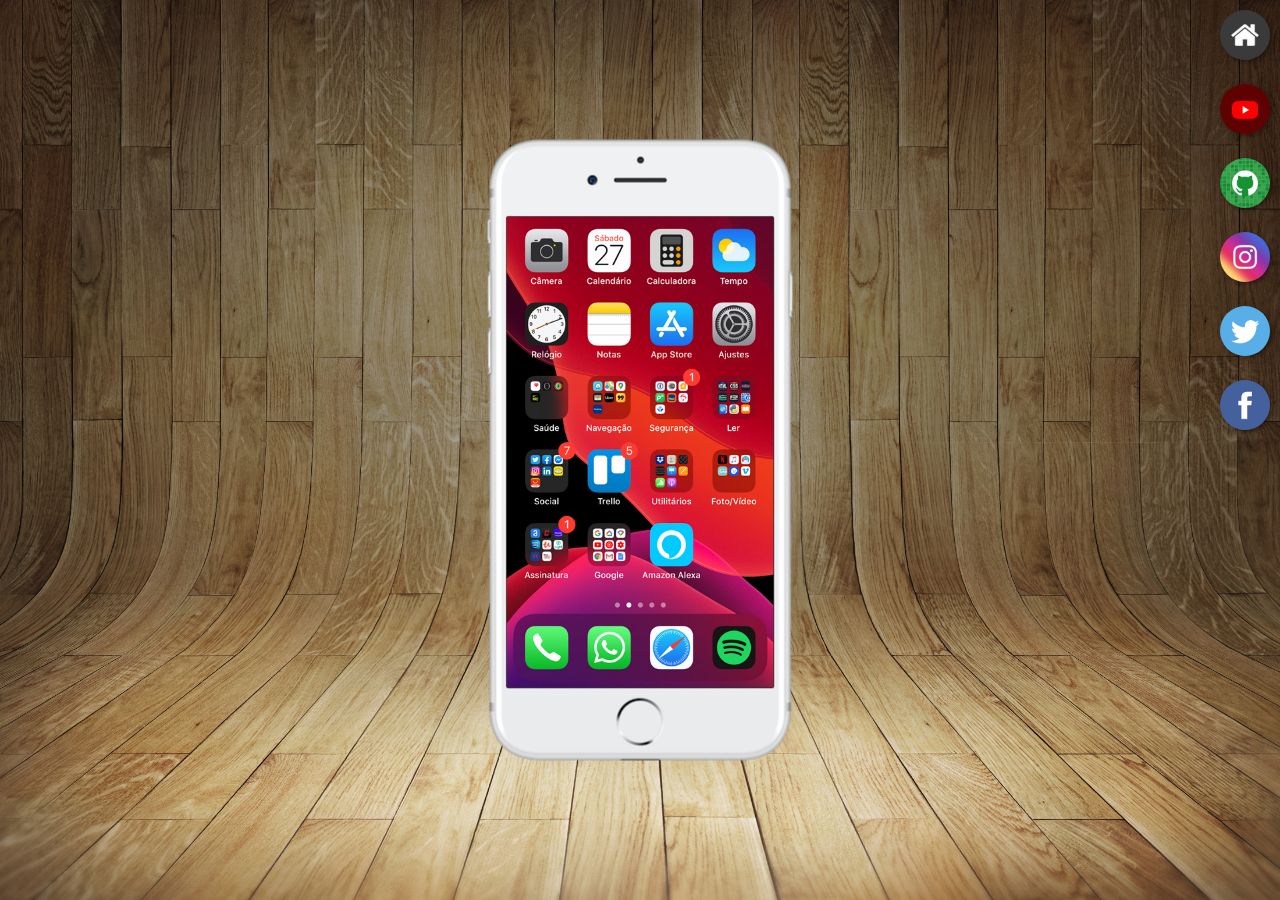
<file: index.html>
<!DOCTYPE html>
<html lang="pt-br">
<head>
    <meta charset="UTF-8">
    <meta name="viewport" content="width=device-width, initial-scale=1.0">
    <title>Projeto Redes Sociais</title>
    <link rel="shortcut icon" href="favicon.ico" type="image/x-icon">
    <link rel="stylesheet" href="estilos/style.css">
</head>
<body>
    <main>
        <section id="telefone">
            <iframe src="home.html" name="tela" id="tela" frameborder="0">
                Seu navegador não e compatível com isso.
            </iframe>
        </section>
        <section id="redes-sociais">
            <a href="home.html" target="tela"><img src="imagens/logo-home.jpg" alt="Inicio"></a> <br>
            <a href="youtube.html" target="tela"><img src="imagens/logo-youtube.jpg" alt="youtube"></a> <br>
            <a href="github.html" target="tela"><img src="imagens/logo-github.jpg" alt="github"></a> <br>
            <a href="instagram.html" target="tela"><img src="imagens/logo-instagram.jpg" alt="instagram"></a> <br>
            <a href="twitter.html" target="tela"><img src="imagens/logo-twitter.jpg" alt="twitter"></a> <br>
            <a href="facebook.html" target="tela"><img src="imagens/logo-facebook.jpg" alt="facebook"></a>
        </section>
    </main>
</body>
</html>
</file>
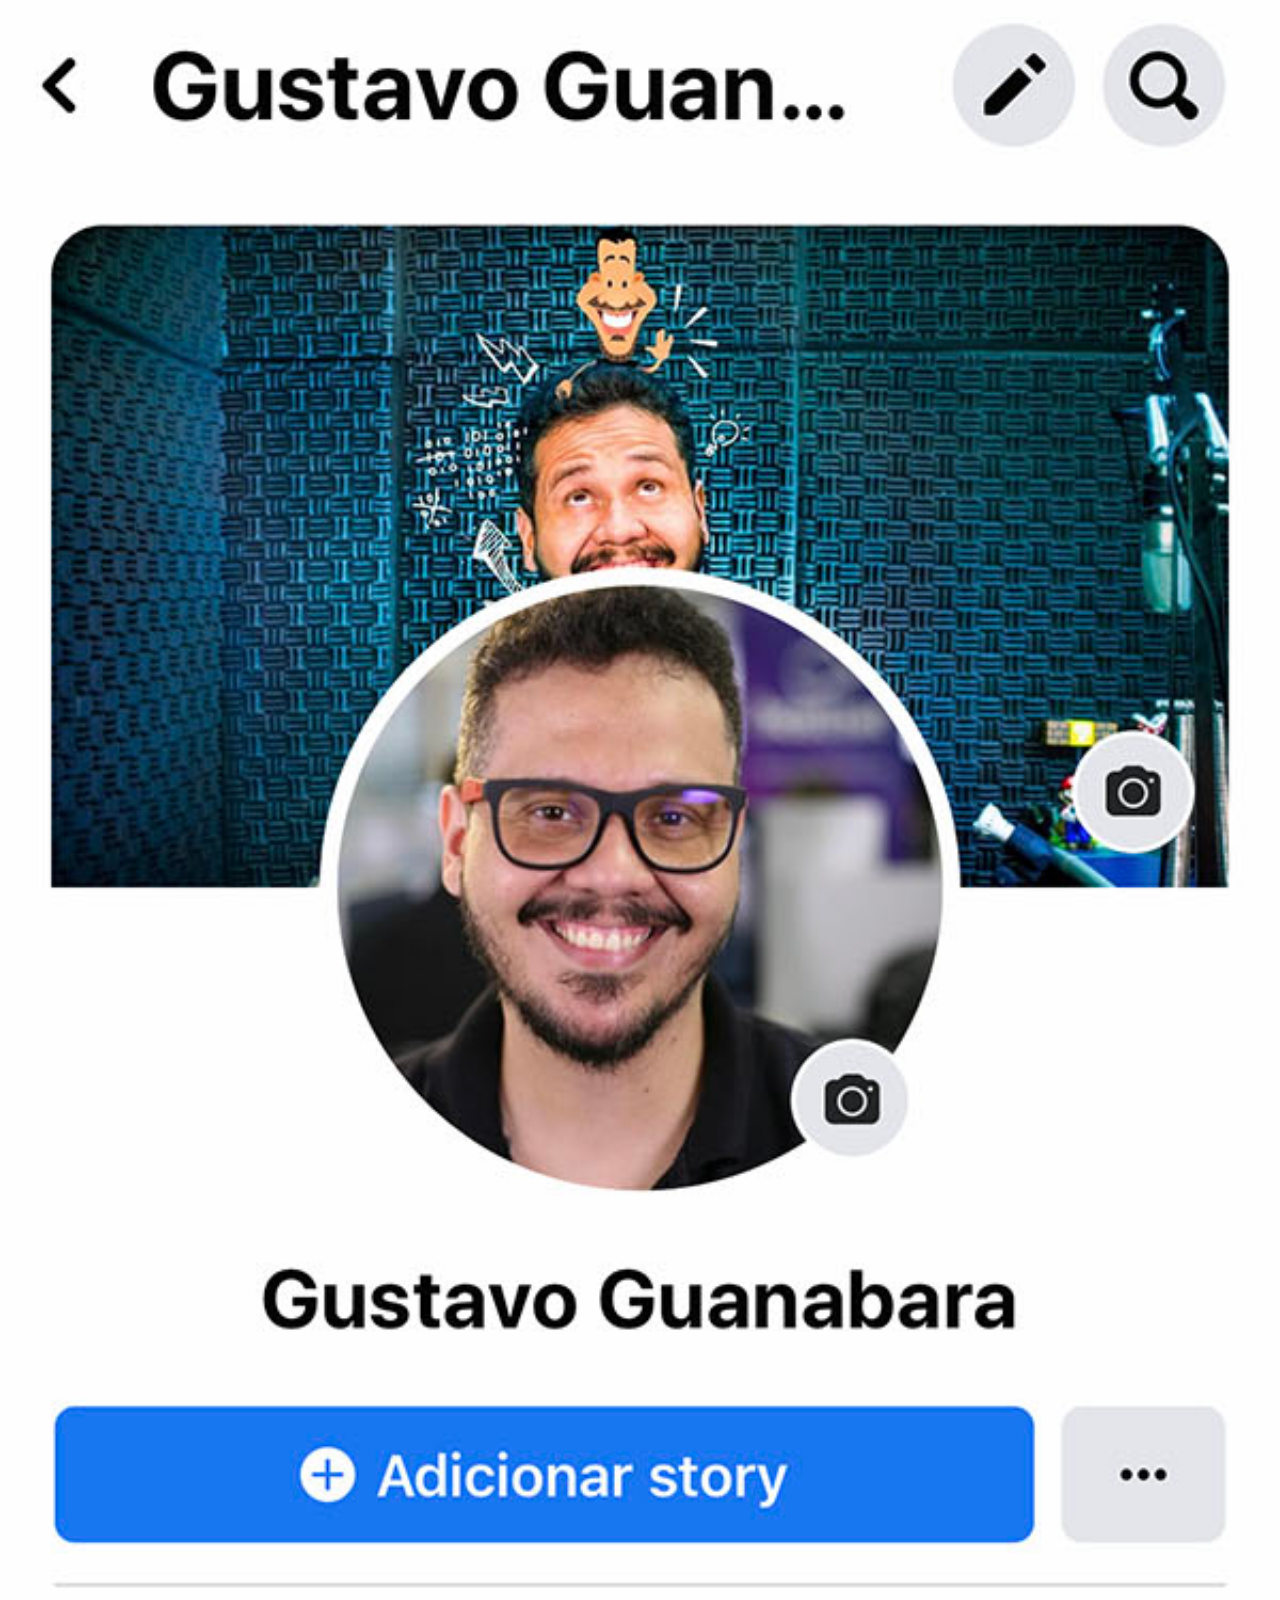
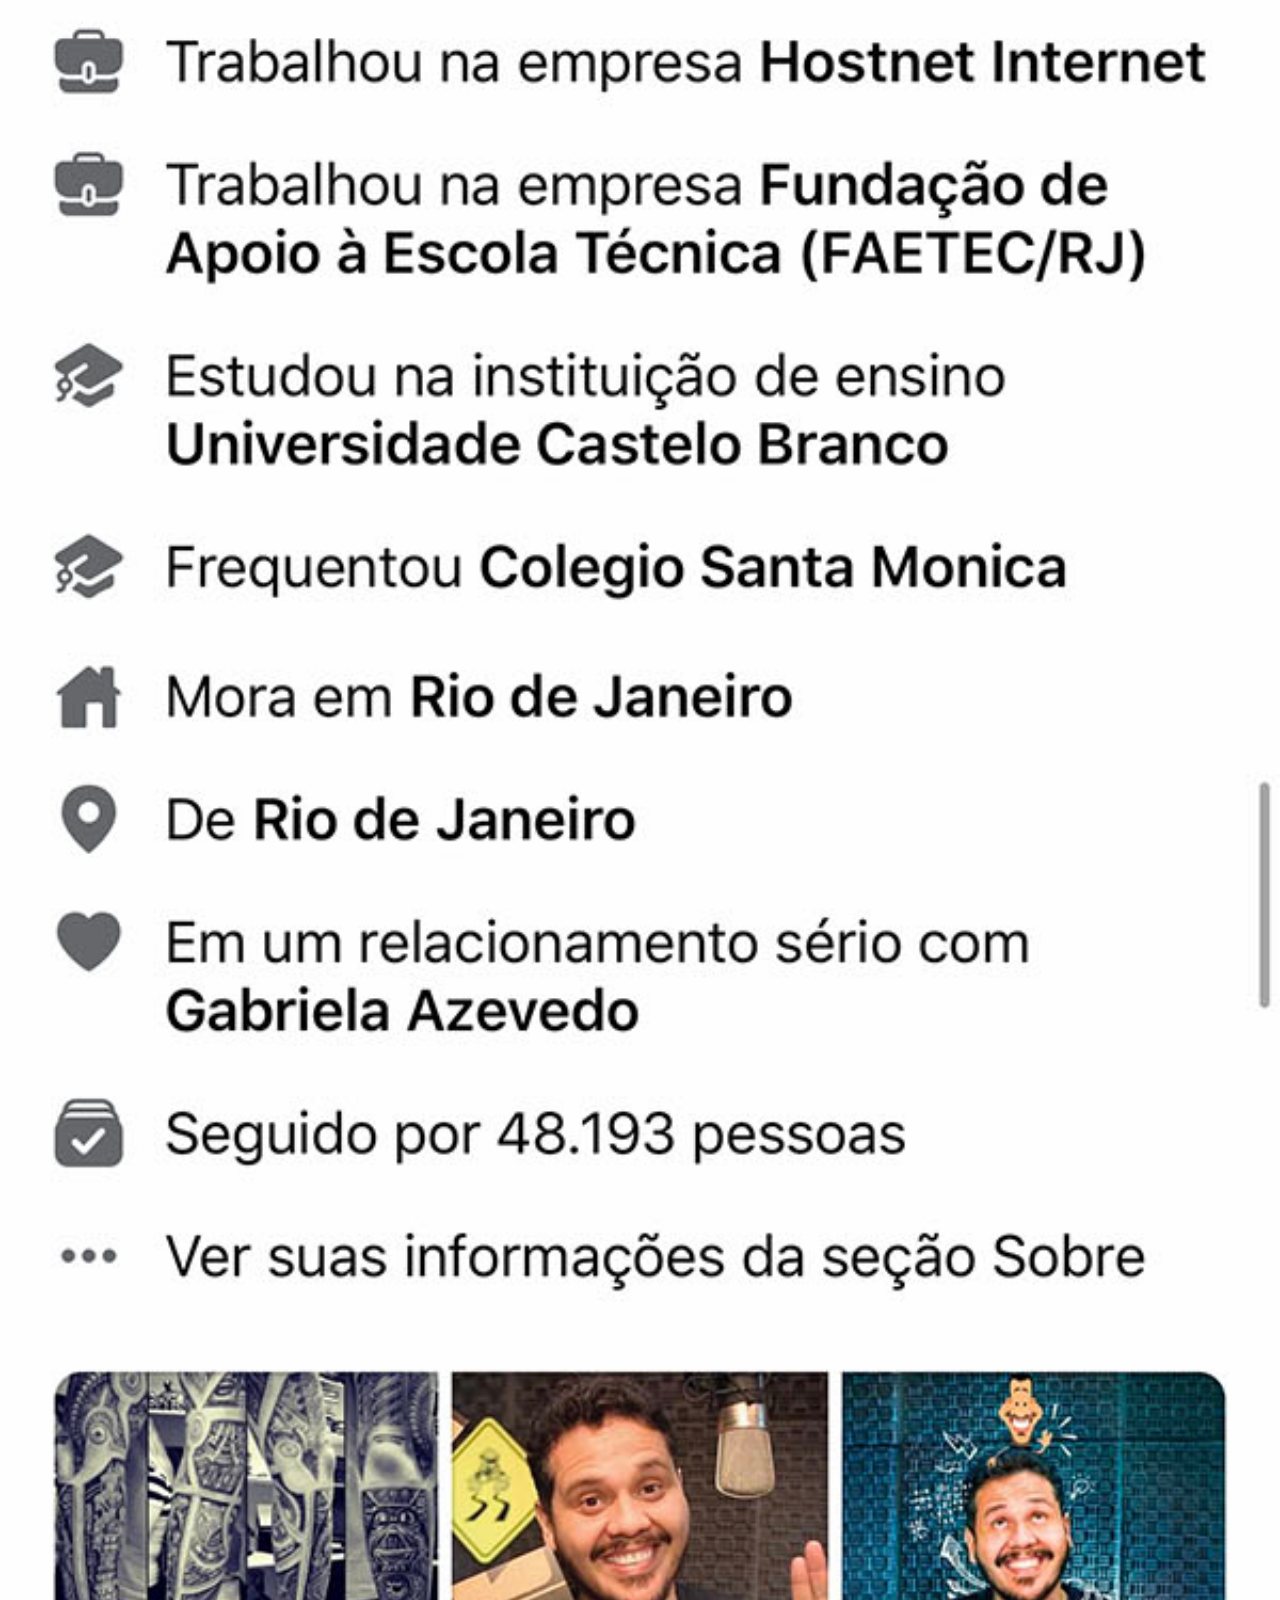
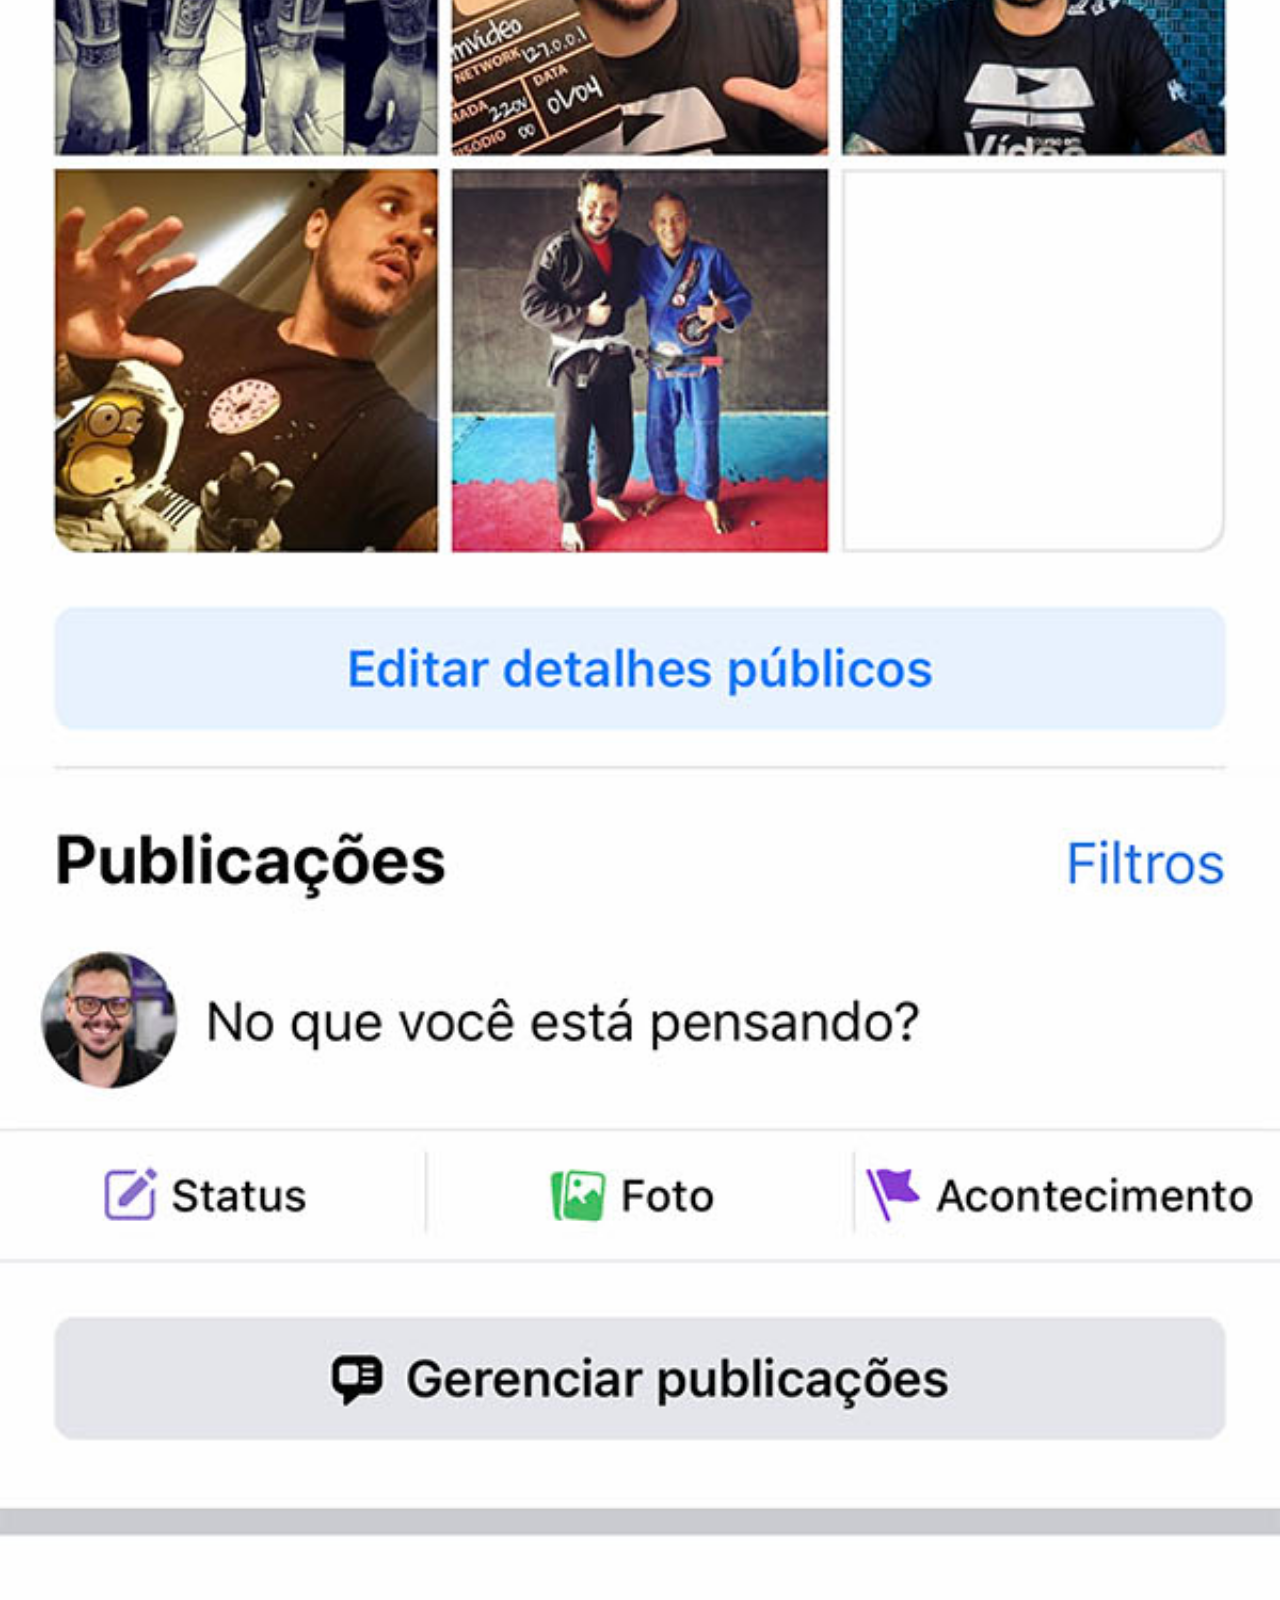
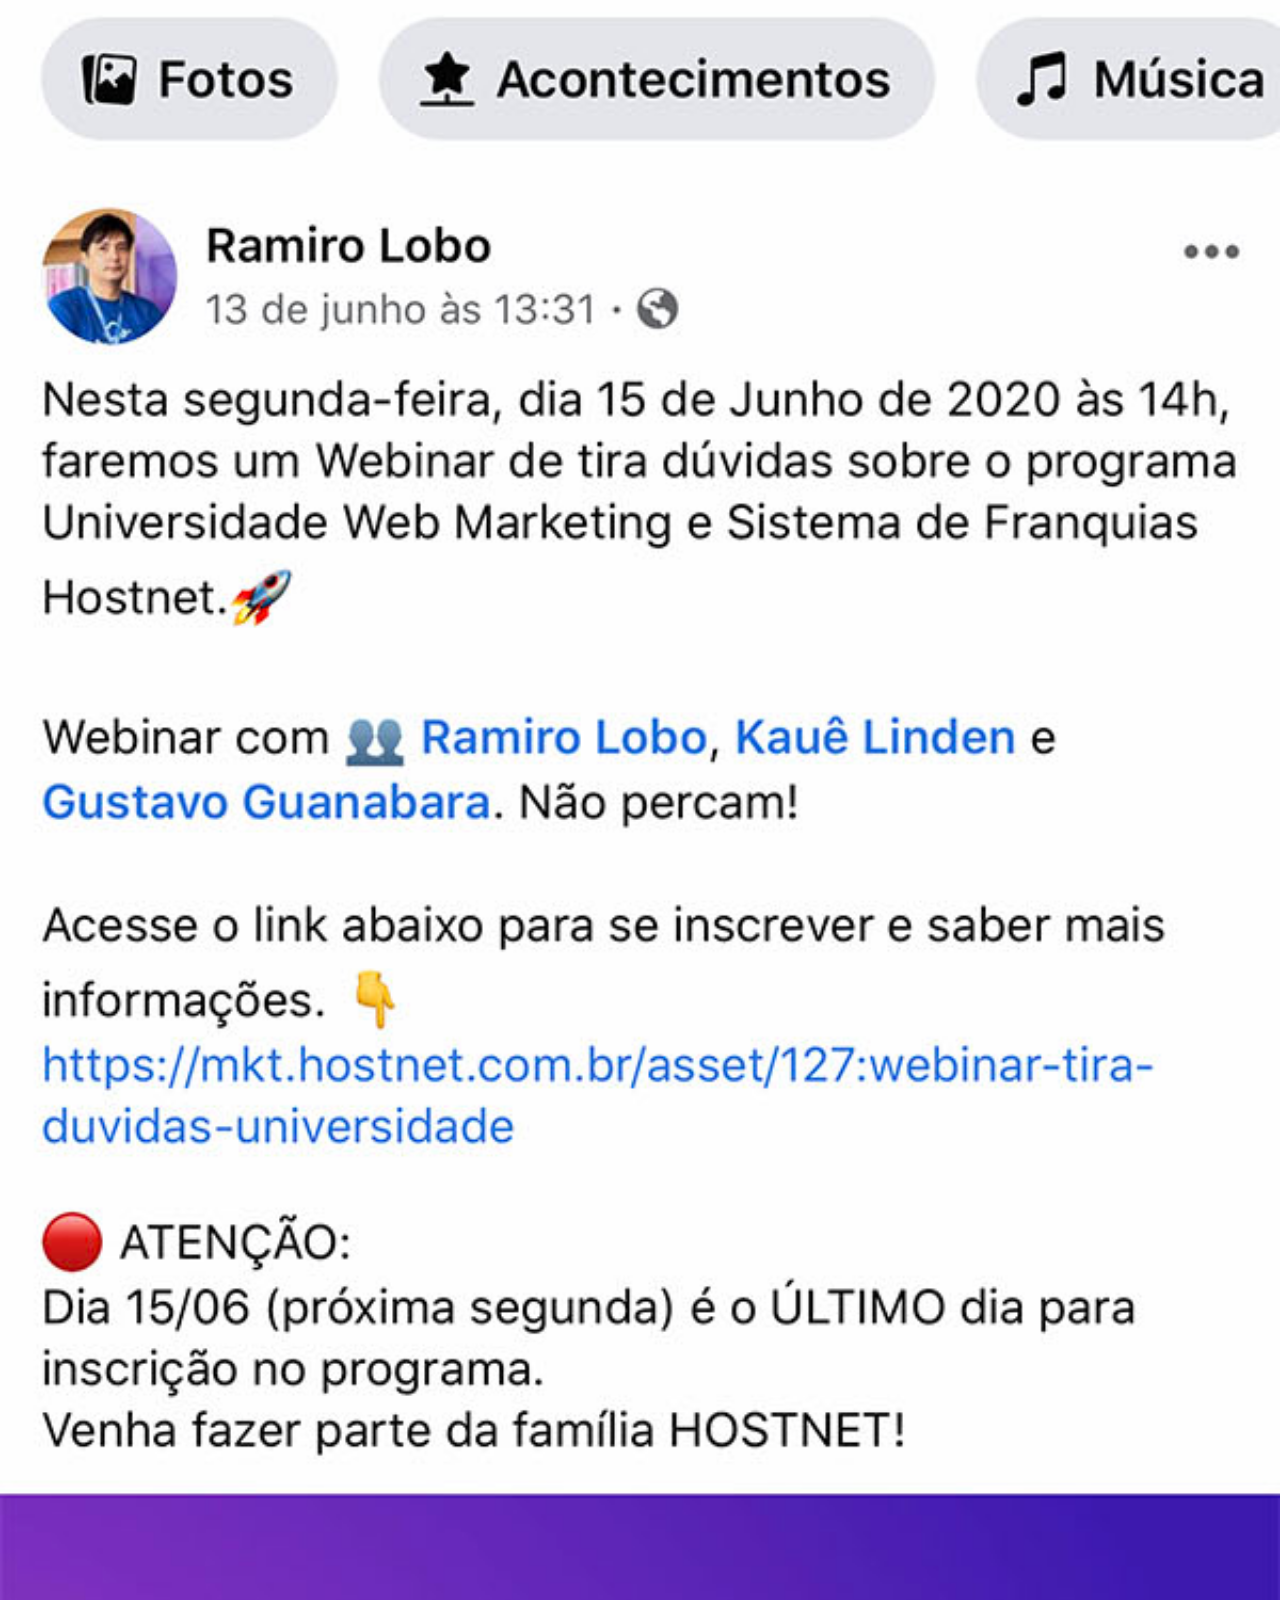
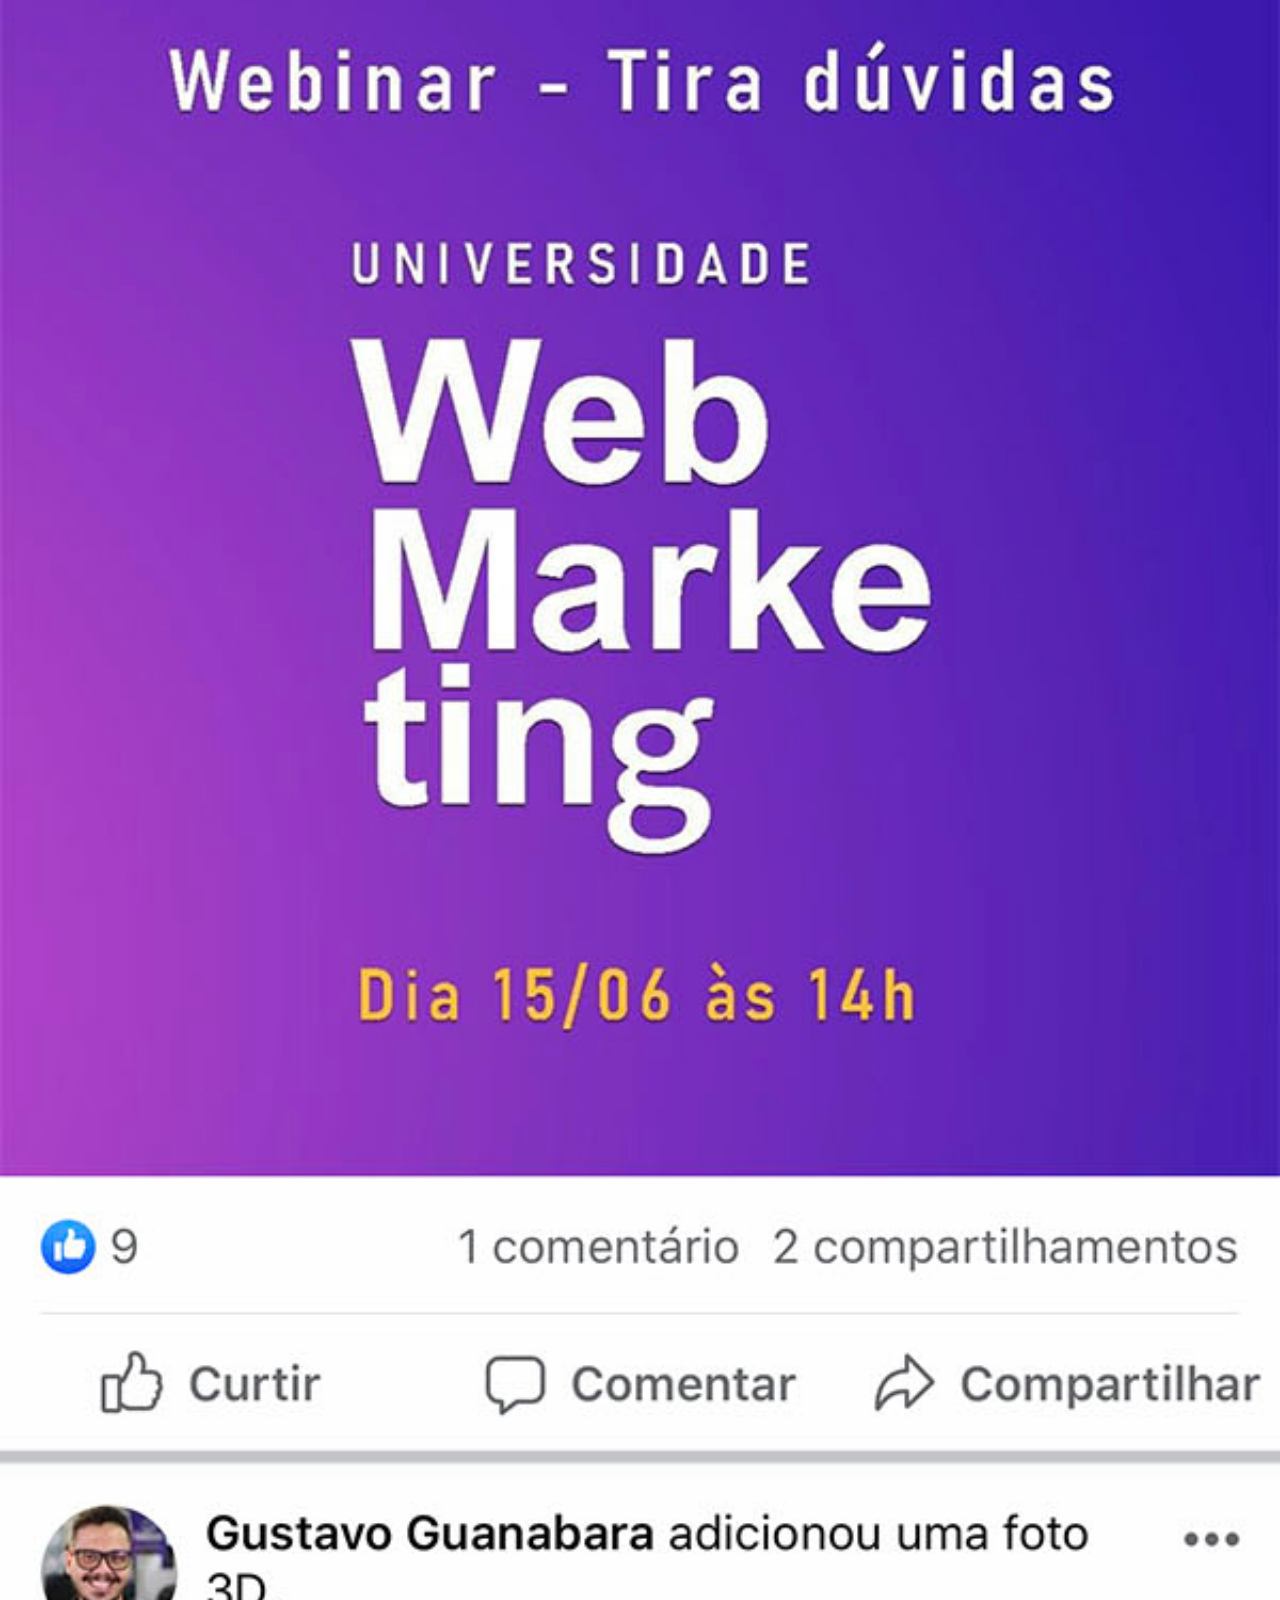
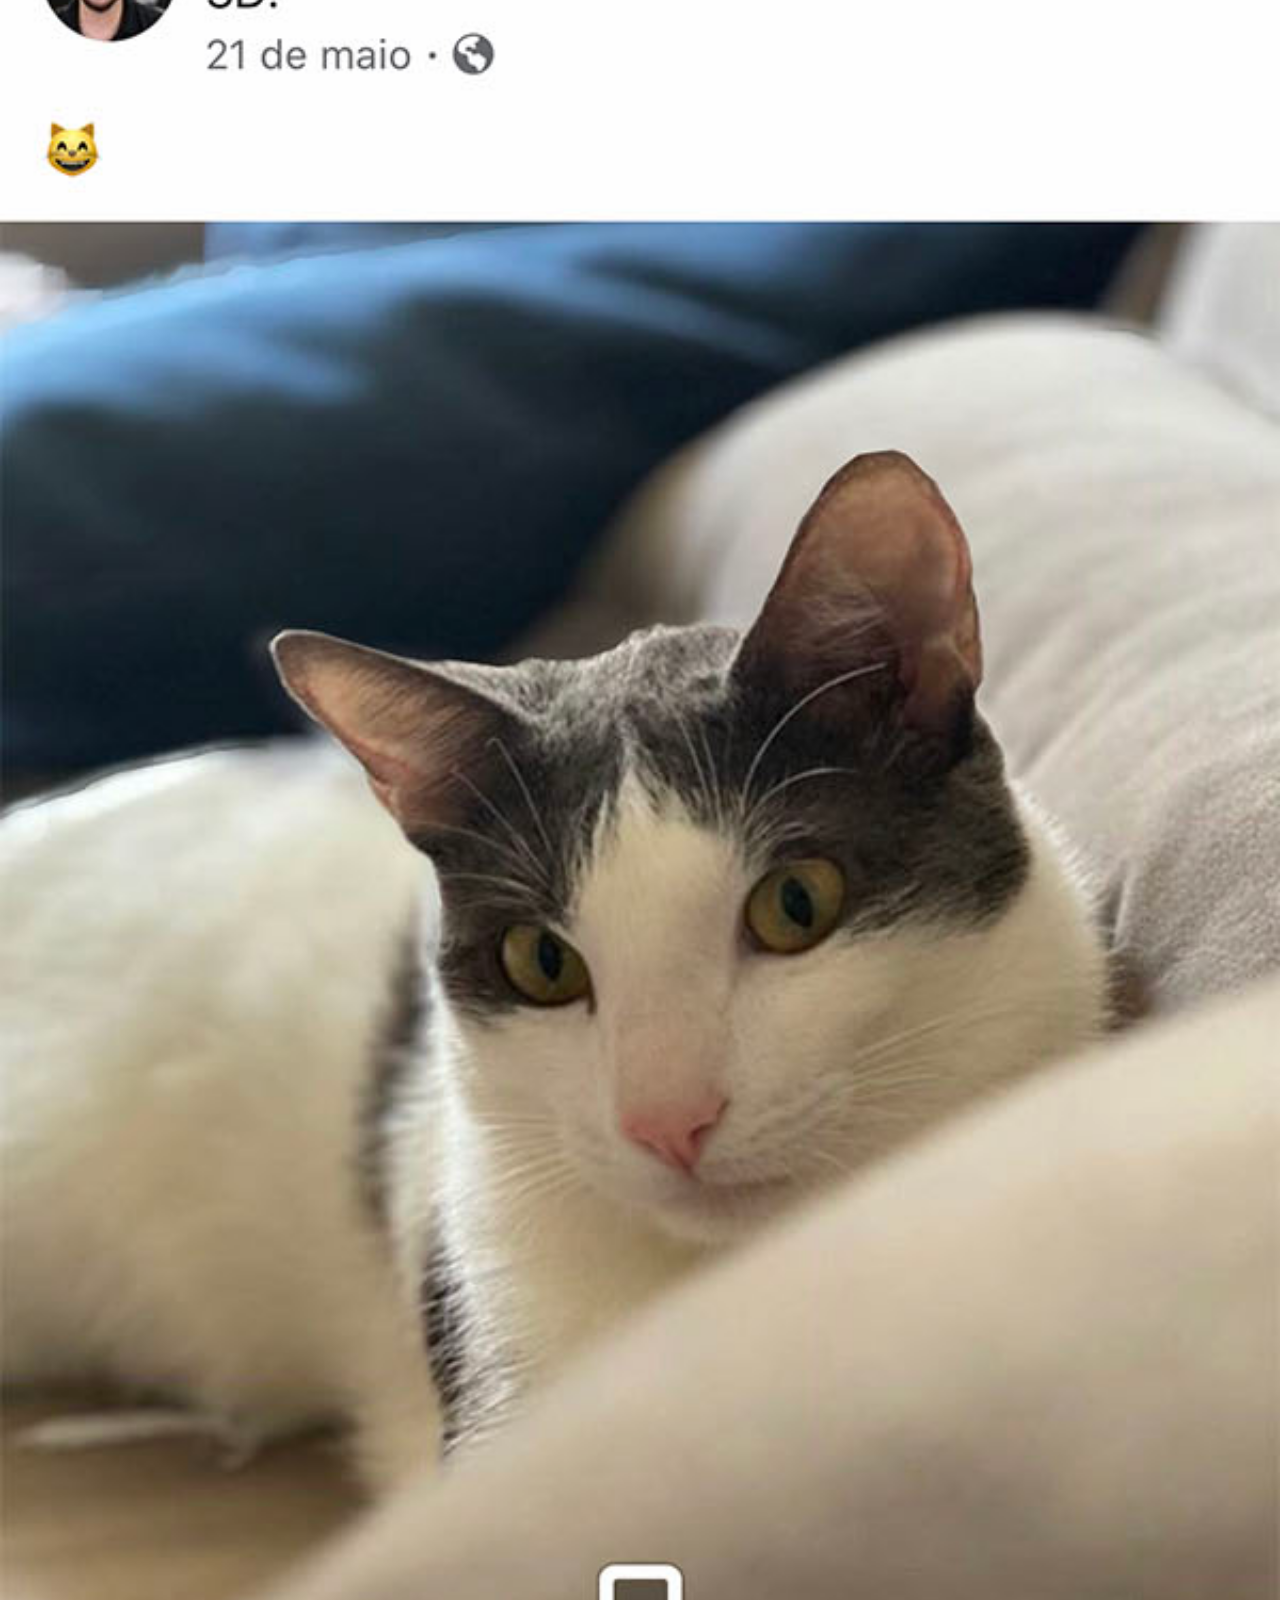
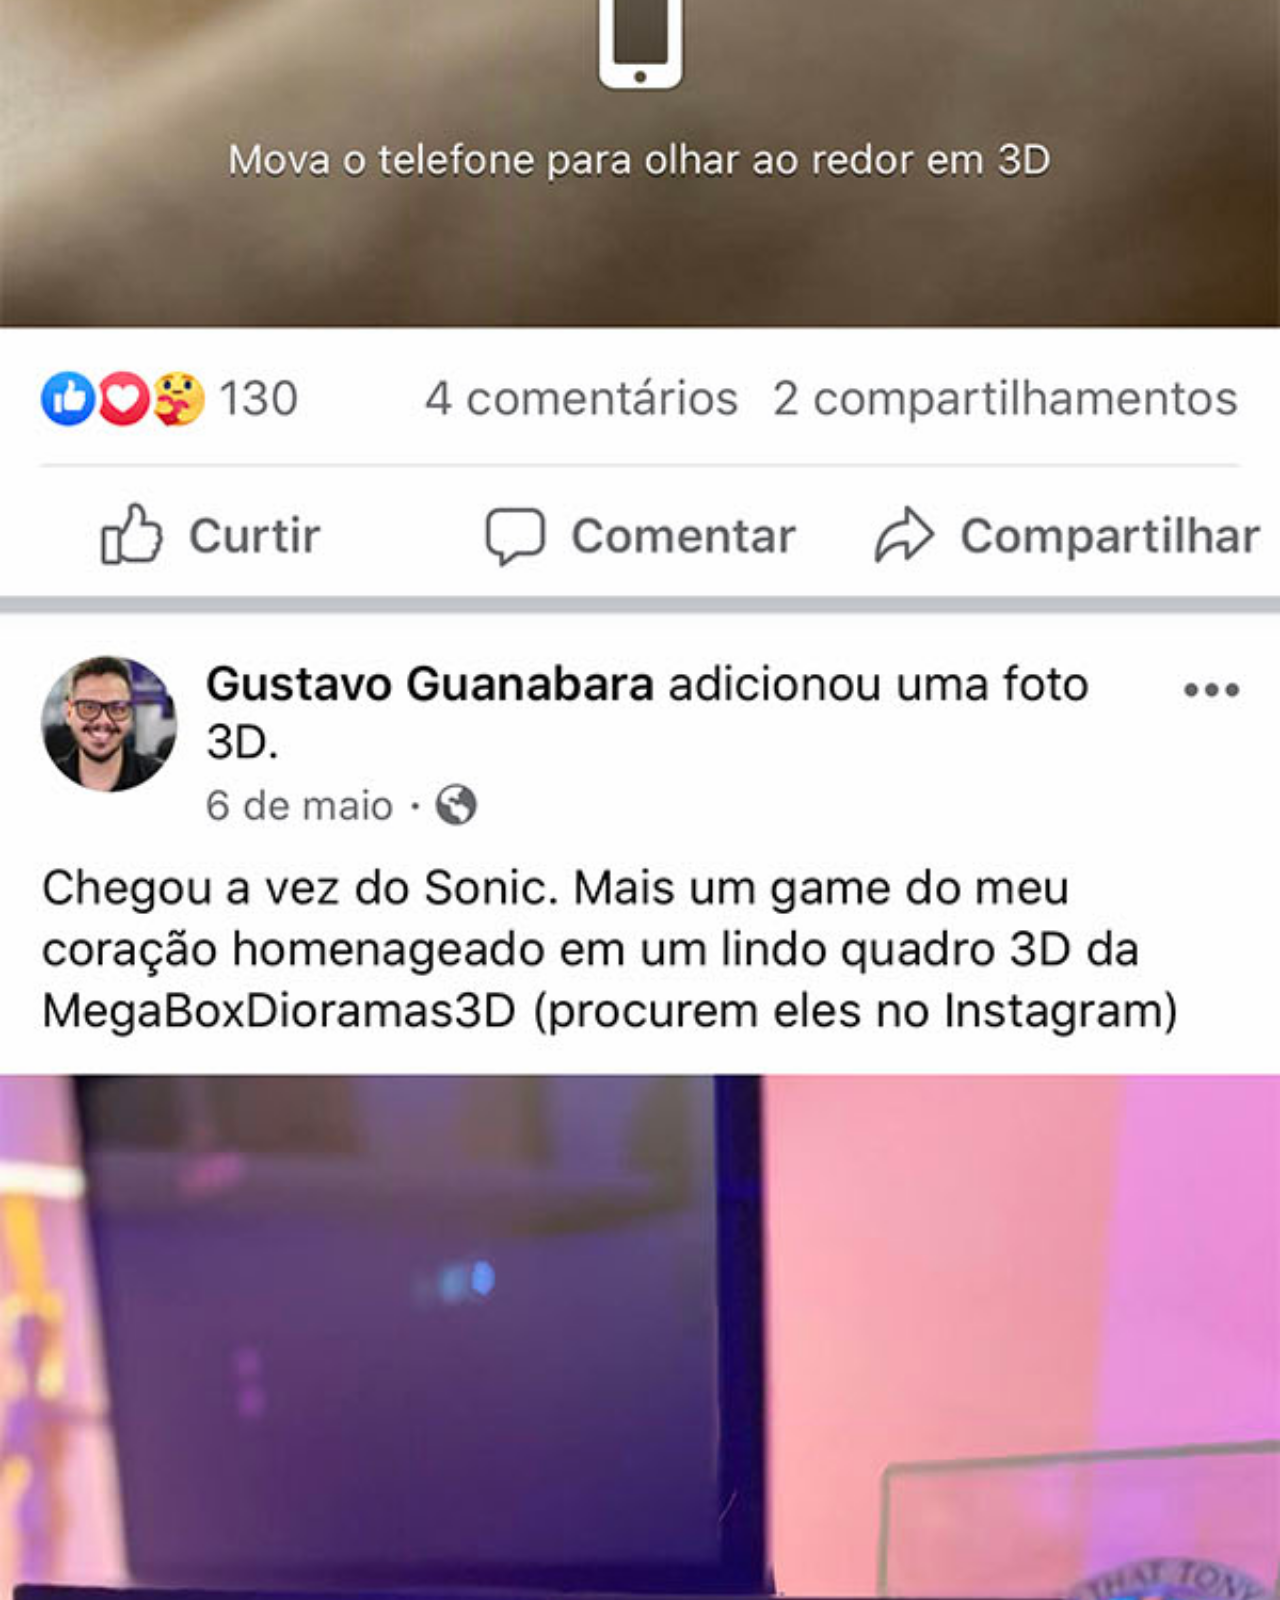
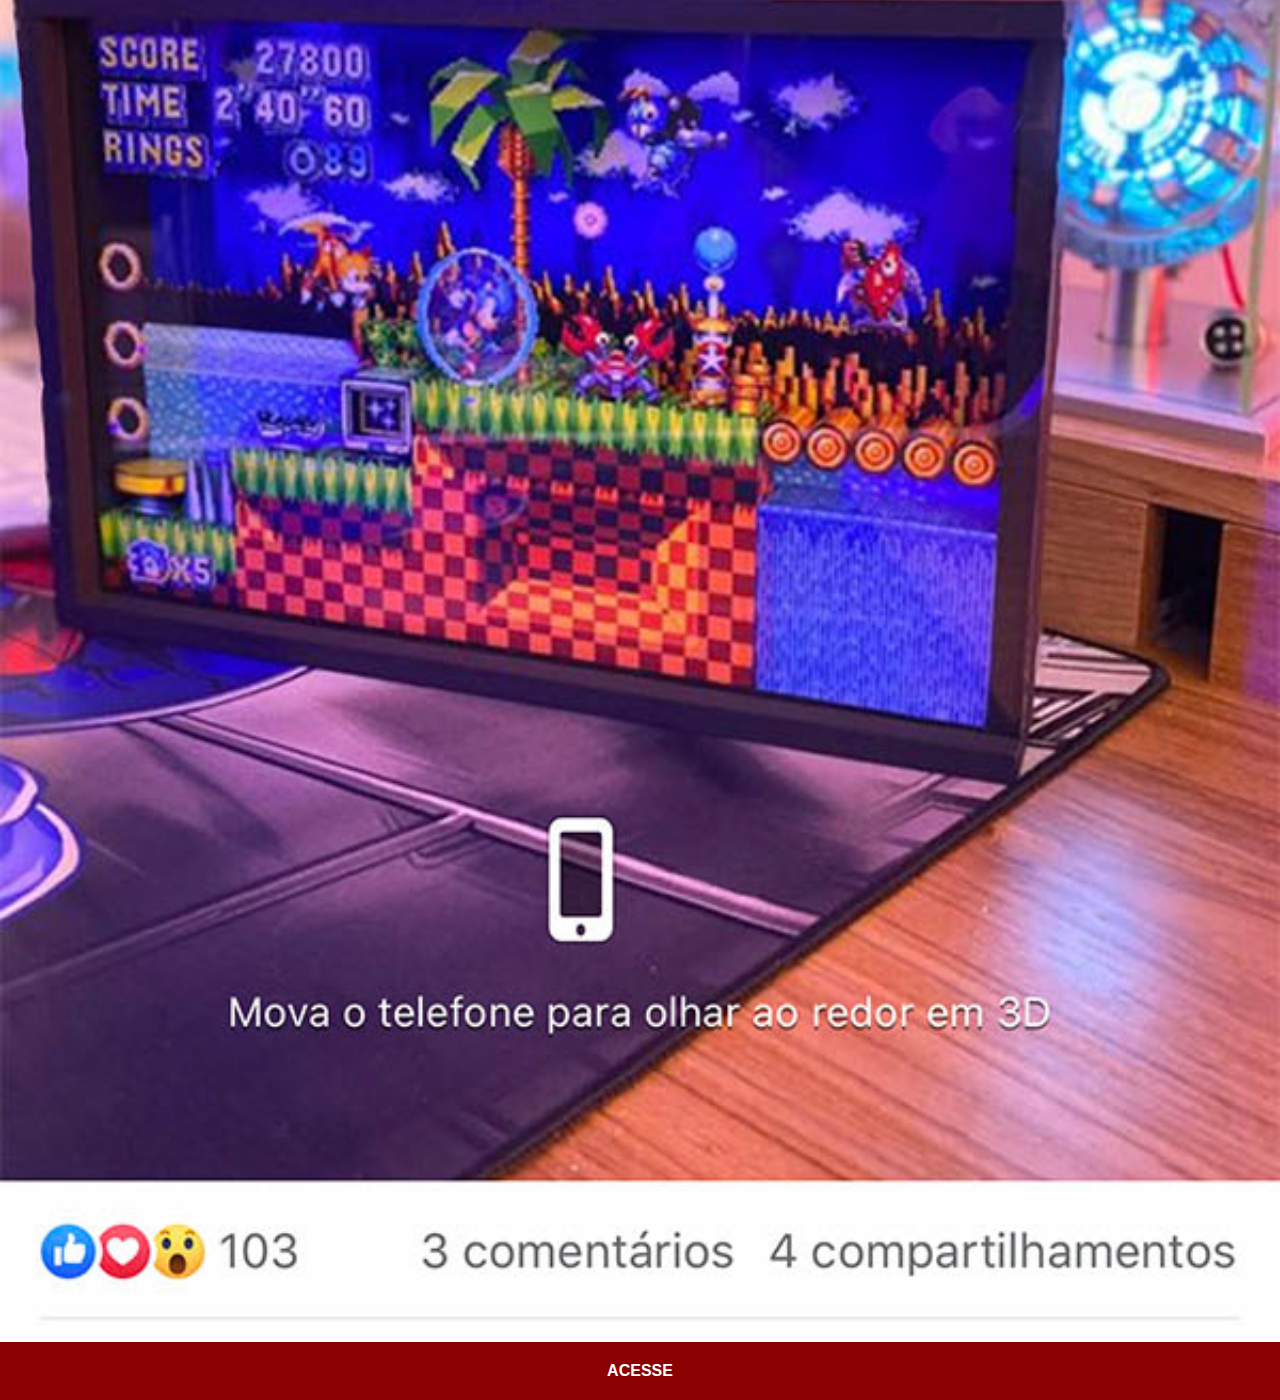
<file: facebook.html>
<!DOCTYPE html>
<html lang="pt-br">
<head>
    <meta charset="UTF-8">
    <meta name="viewport" content="width=device-width, initial-scale=1.0">
    <title>Facebook</title>
    <link rel="stylesheet" href="estilos/social.css">
</head>
<body>
    <img src="imagens/tela-facebook.jpg" alt="Facebook">
    <a href="https://www.facebook.com/gustavoguanabara/?locale=pt_BR">ACESSE</a>
</body>
</html>
</file>
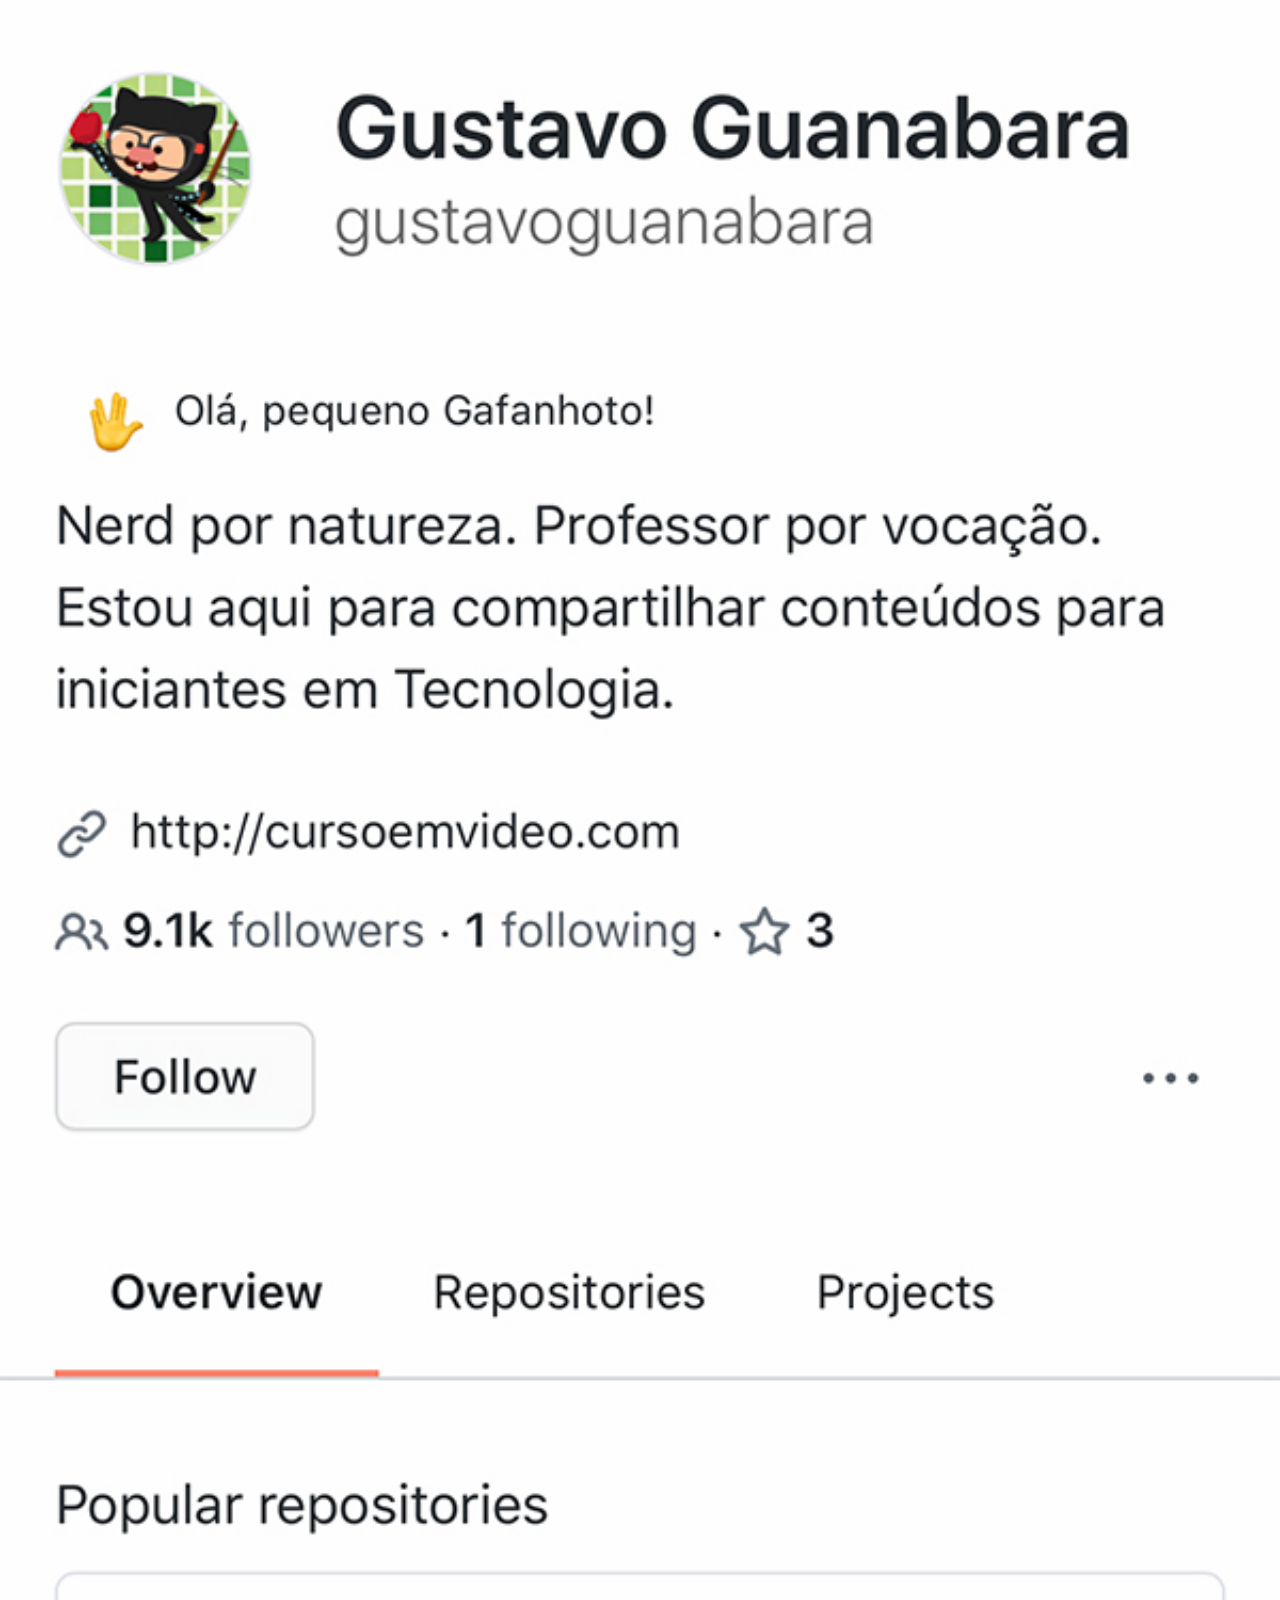
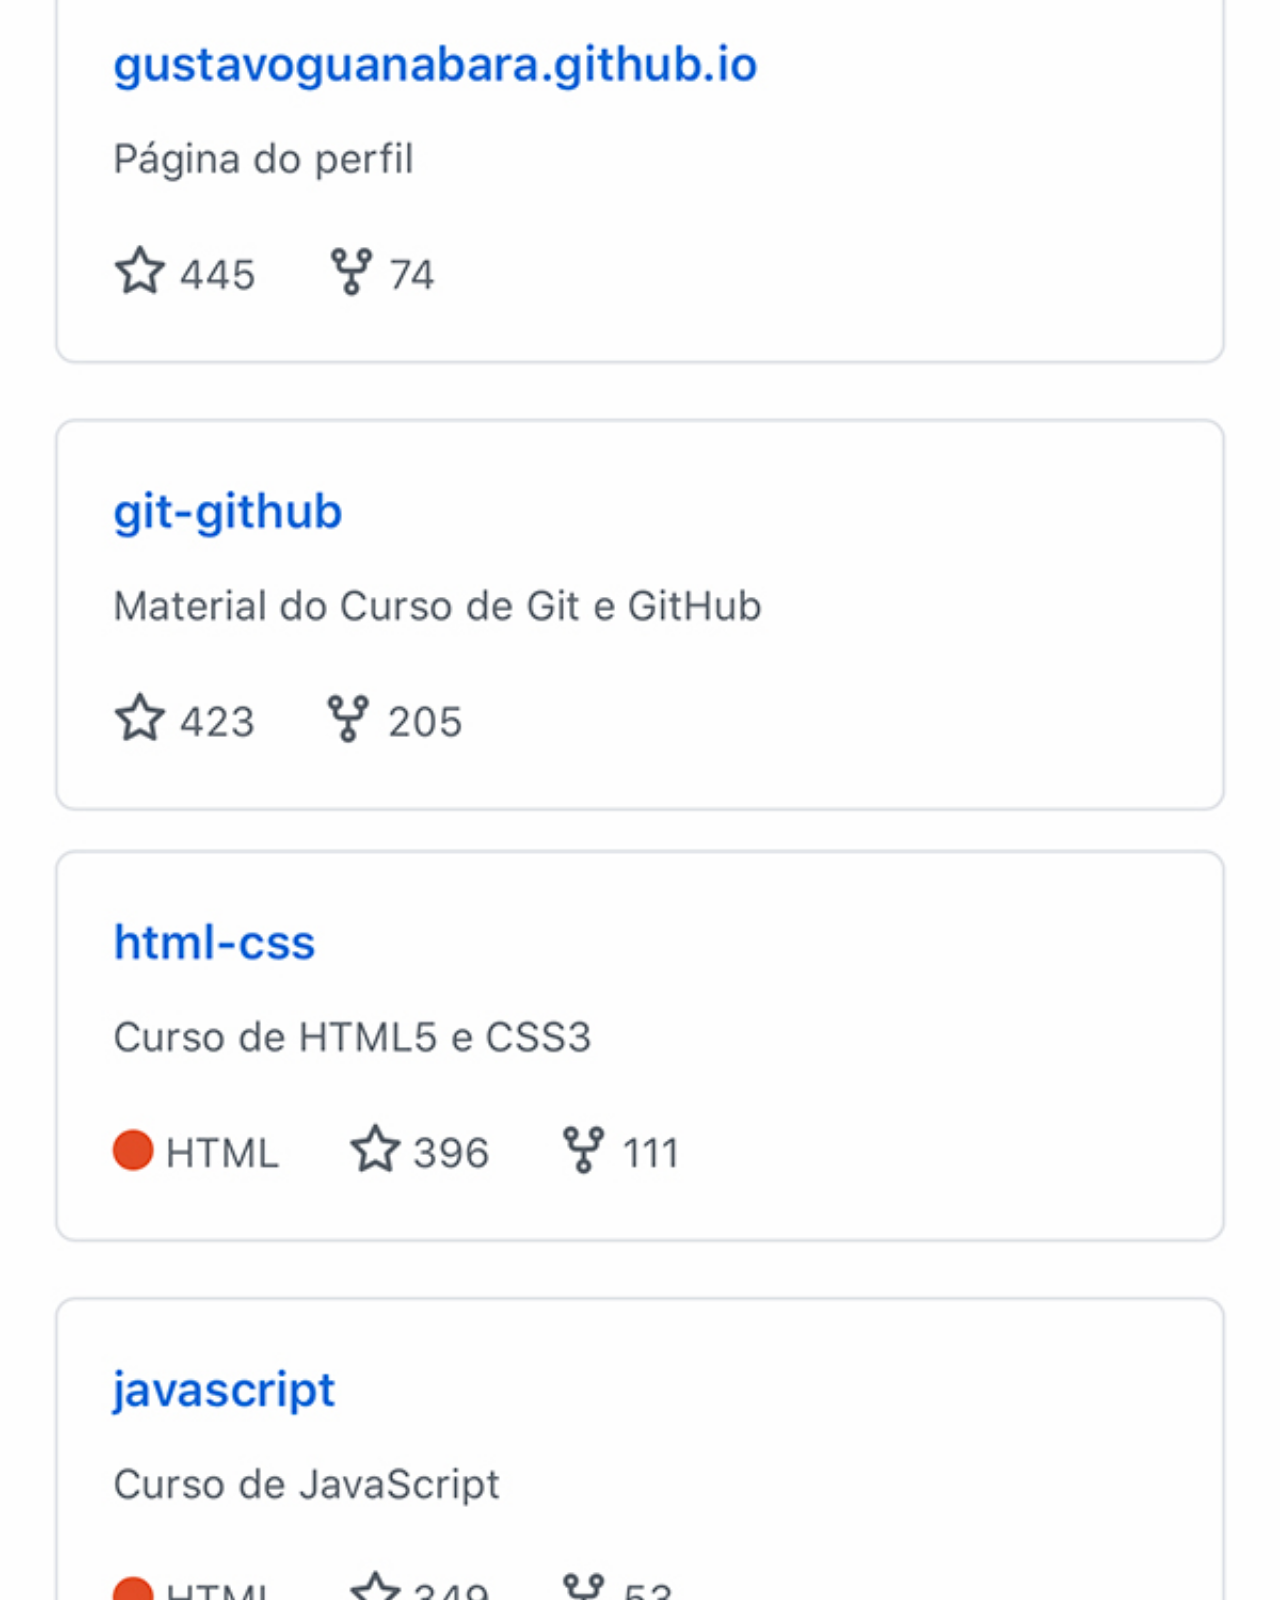
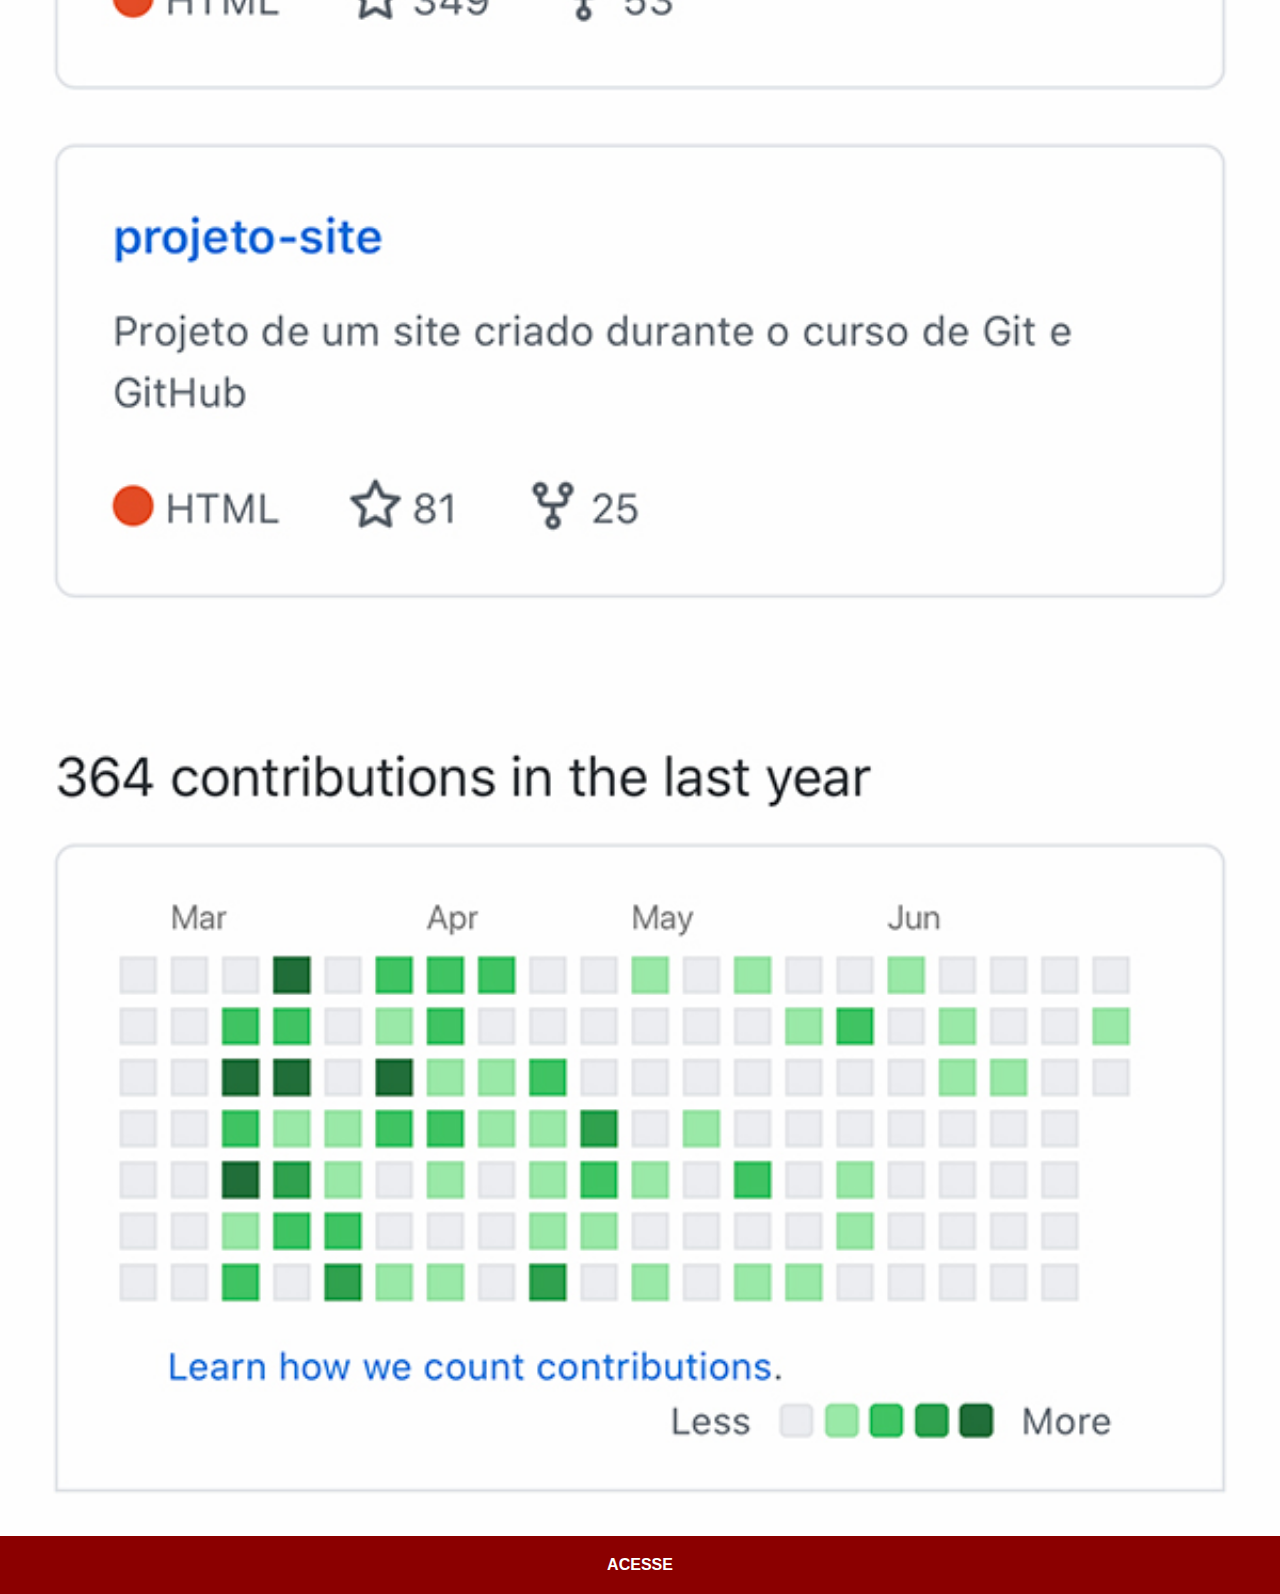
<file: github.html>
<!DOCTYPE html>
<html lang="pt-br">
<head>
    <meta charset="UTF-8">
    <meta name="viewport" content="width=device-width, initial-scale=1.0">
    <title>GitHub</title>
    <link rel="stylesheet" href="estilos/social.css">
</head>
<body>
    <img src="imagens/tela-github.jpg" alt="GitHub">
    <a href="https://github.com/gustavoguanabara/" target="_blank">ACESSE</a>
</body>
</html>
</file>
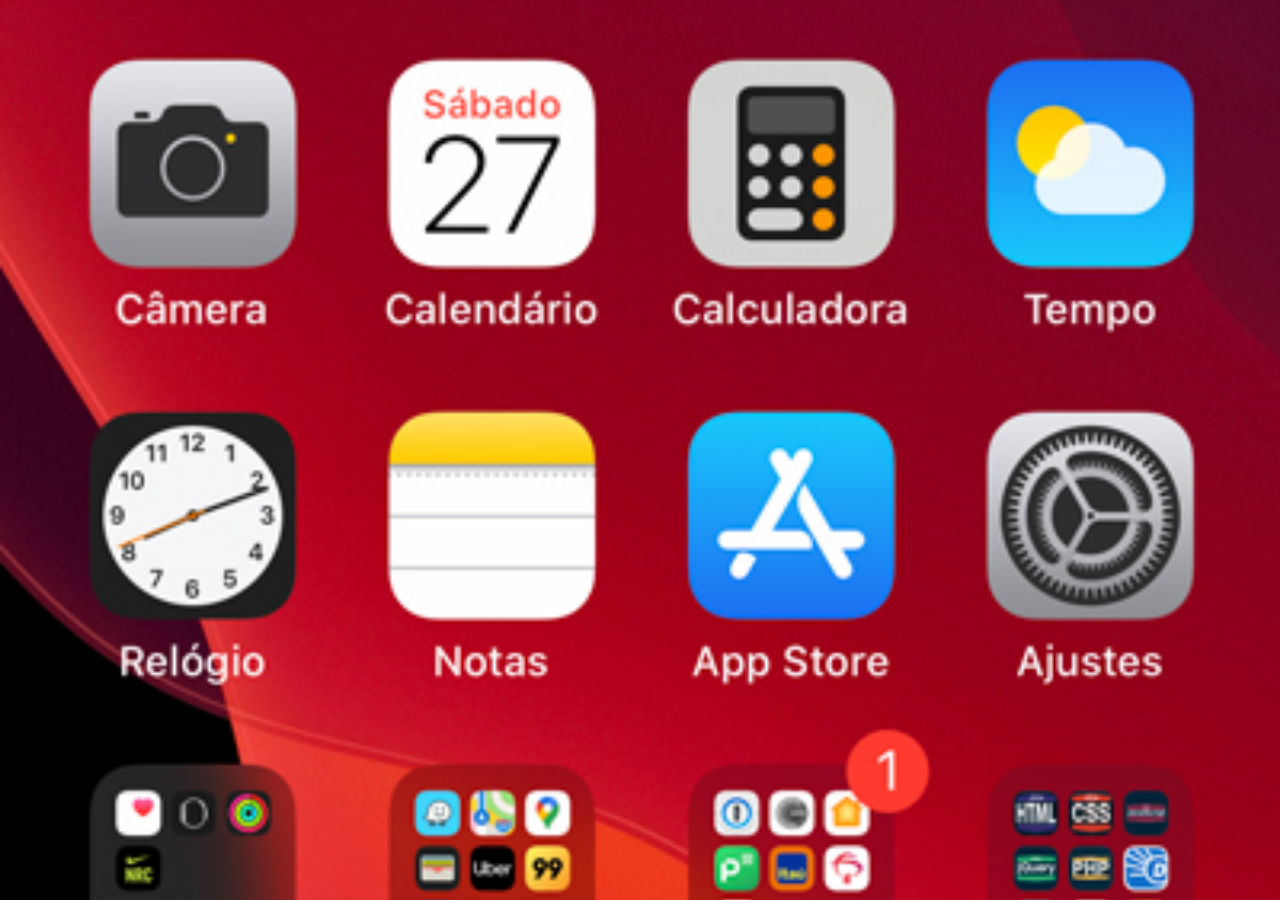
<file: home.html>
<!DOCTYPE html>
<html lang="pt-br">
<head>
    <meta charset="UTF-8">
    <meta name="viewport" content="width=device-width, initial-scale=1.0">
    <title>home</title>
</head>
<style>
    *{
        margin: 0px;
        padding: 0px;
    }

    body{
        width: 100vw;
        height: 100vh;
        background: black url(imagens/tela-home.jpg) no-repeat top center;
        background-size: cover;
    }
</style>
<body>
    
</body>
</html>
</file>
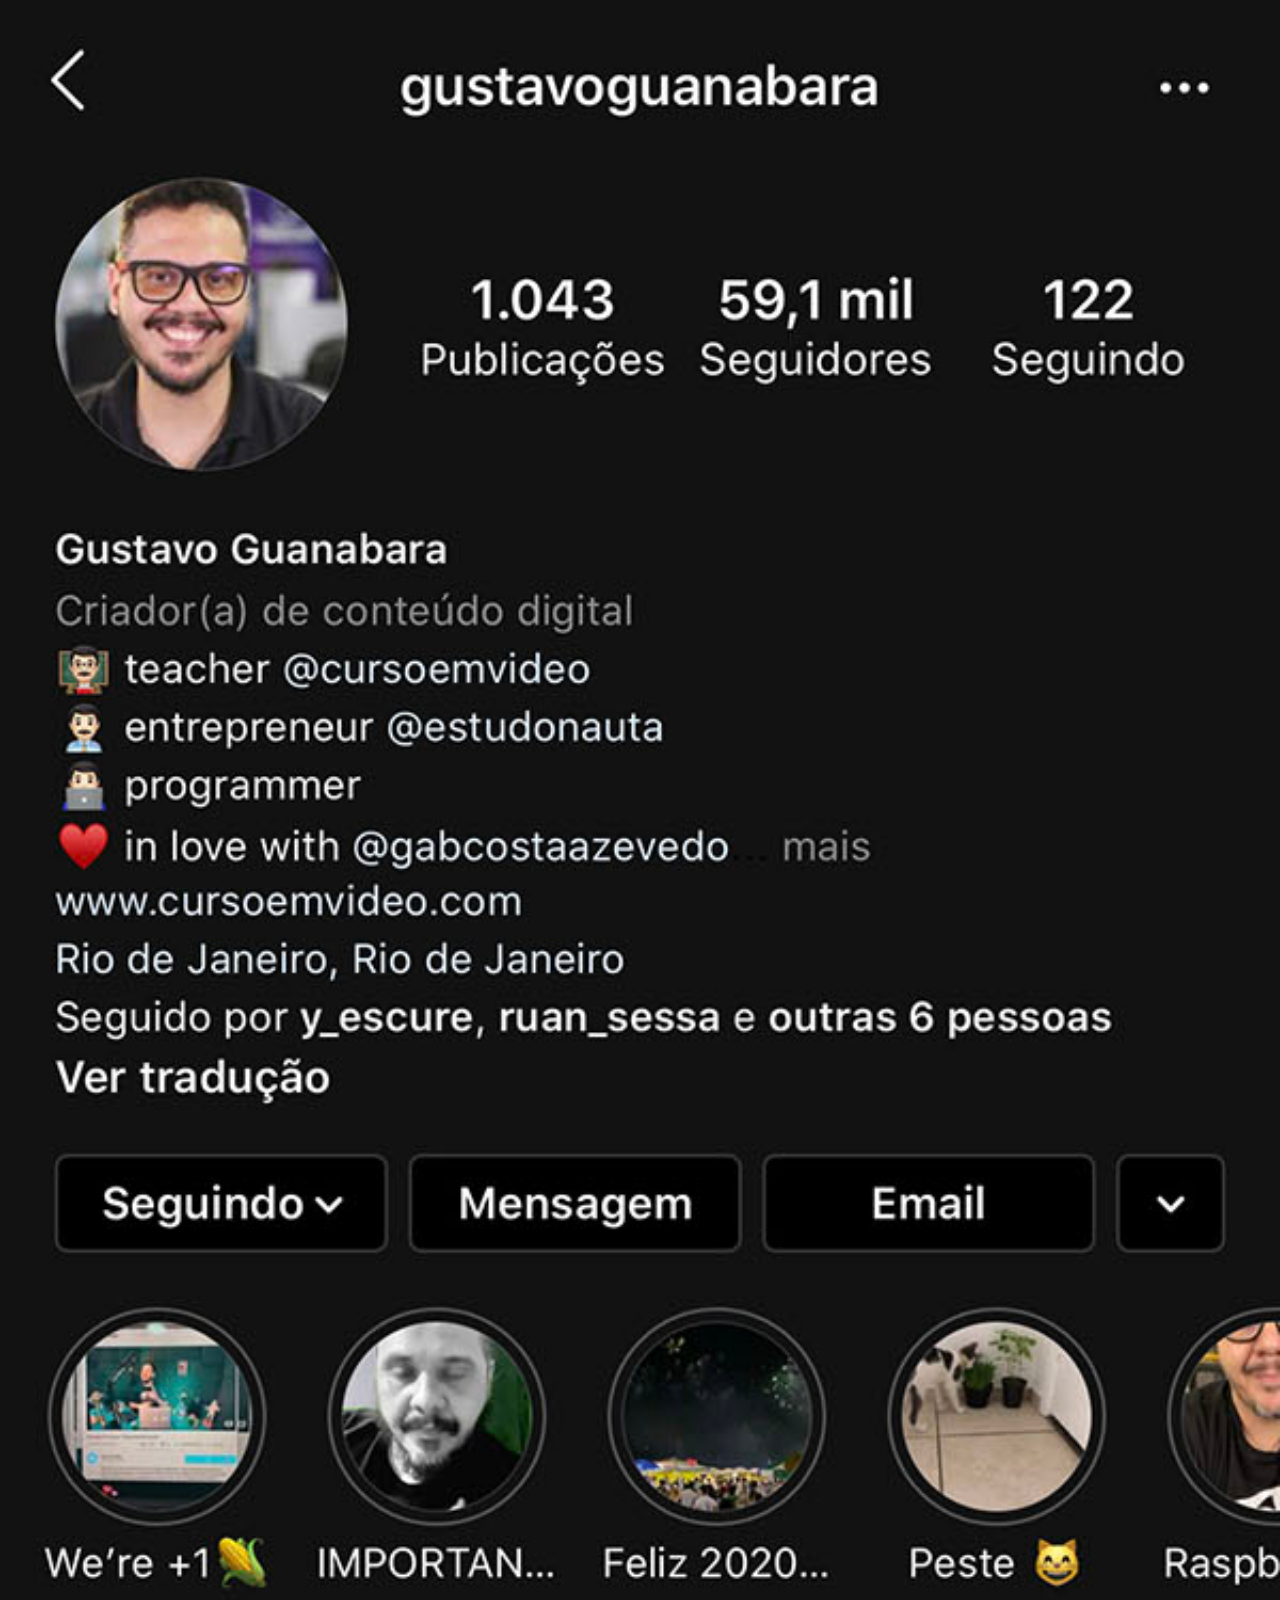
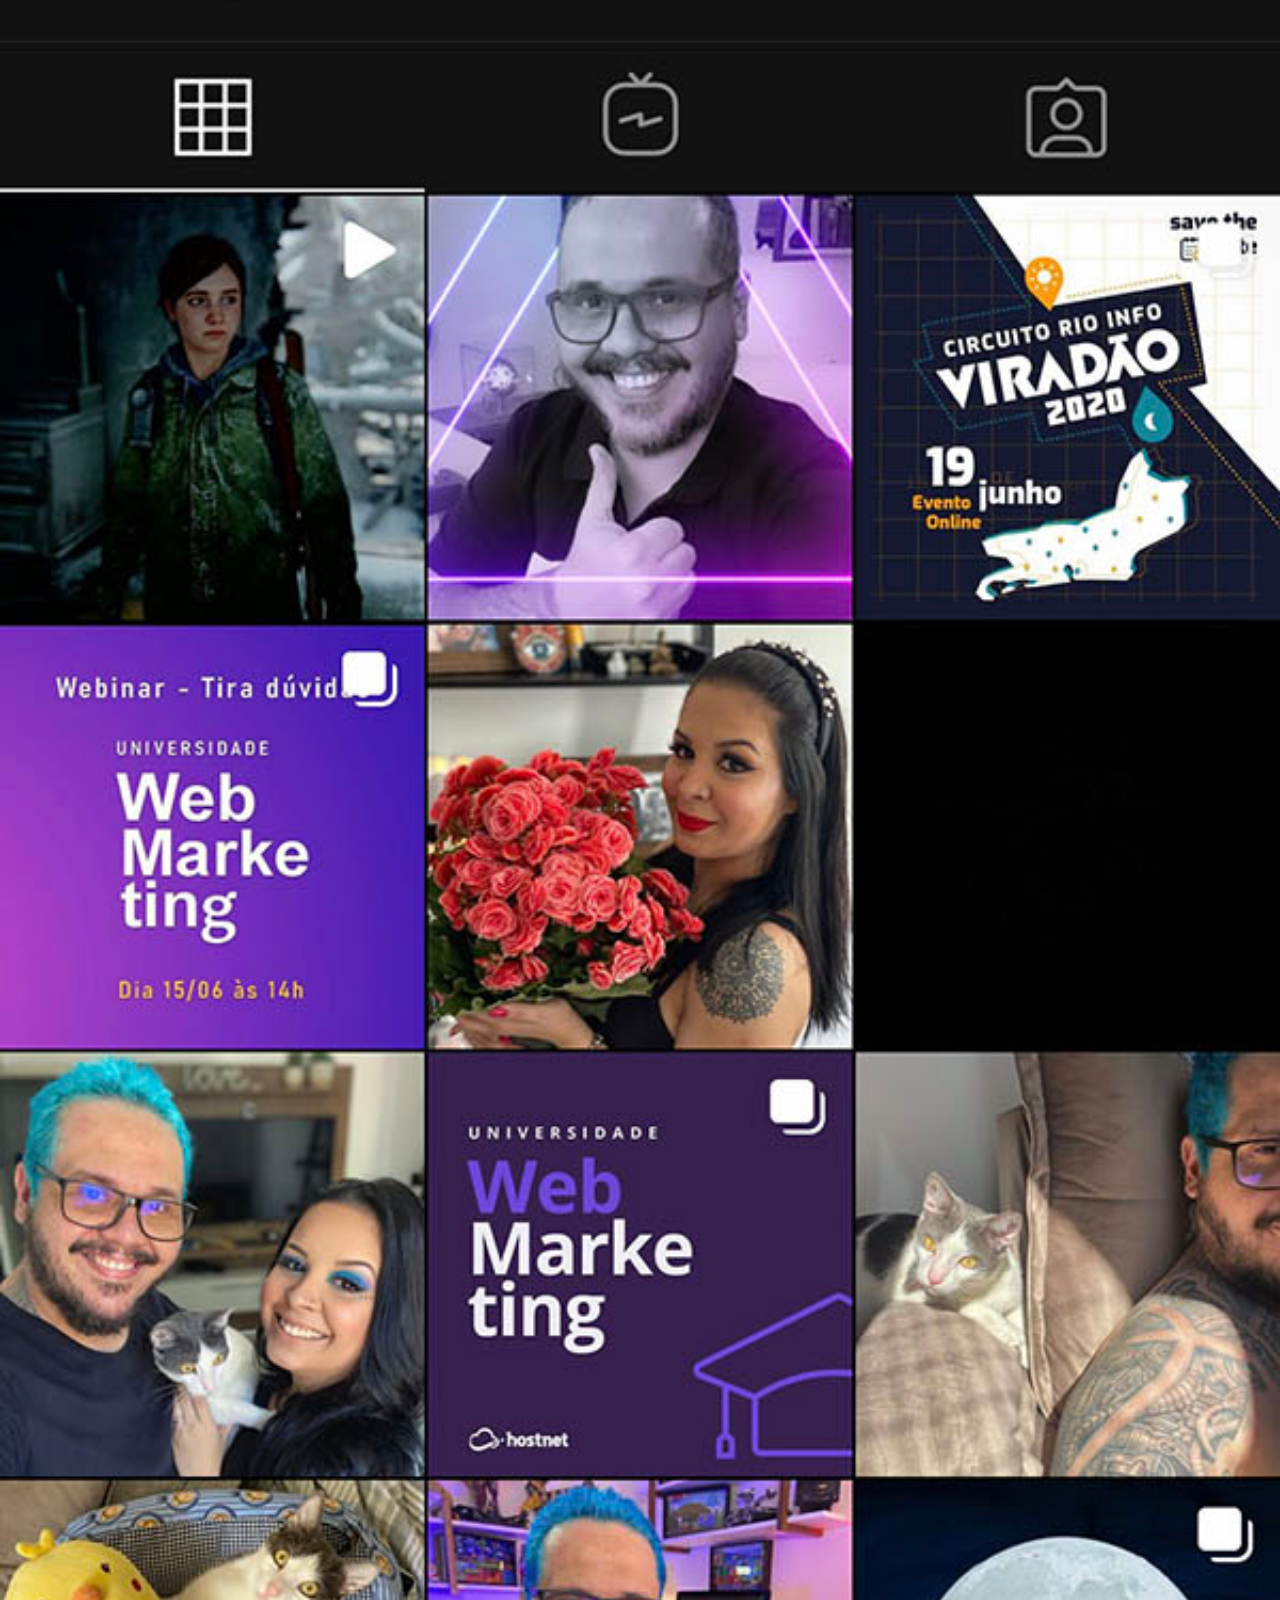
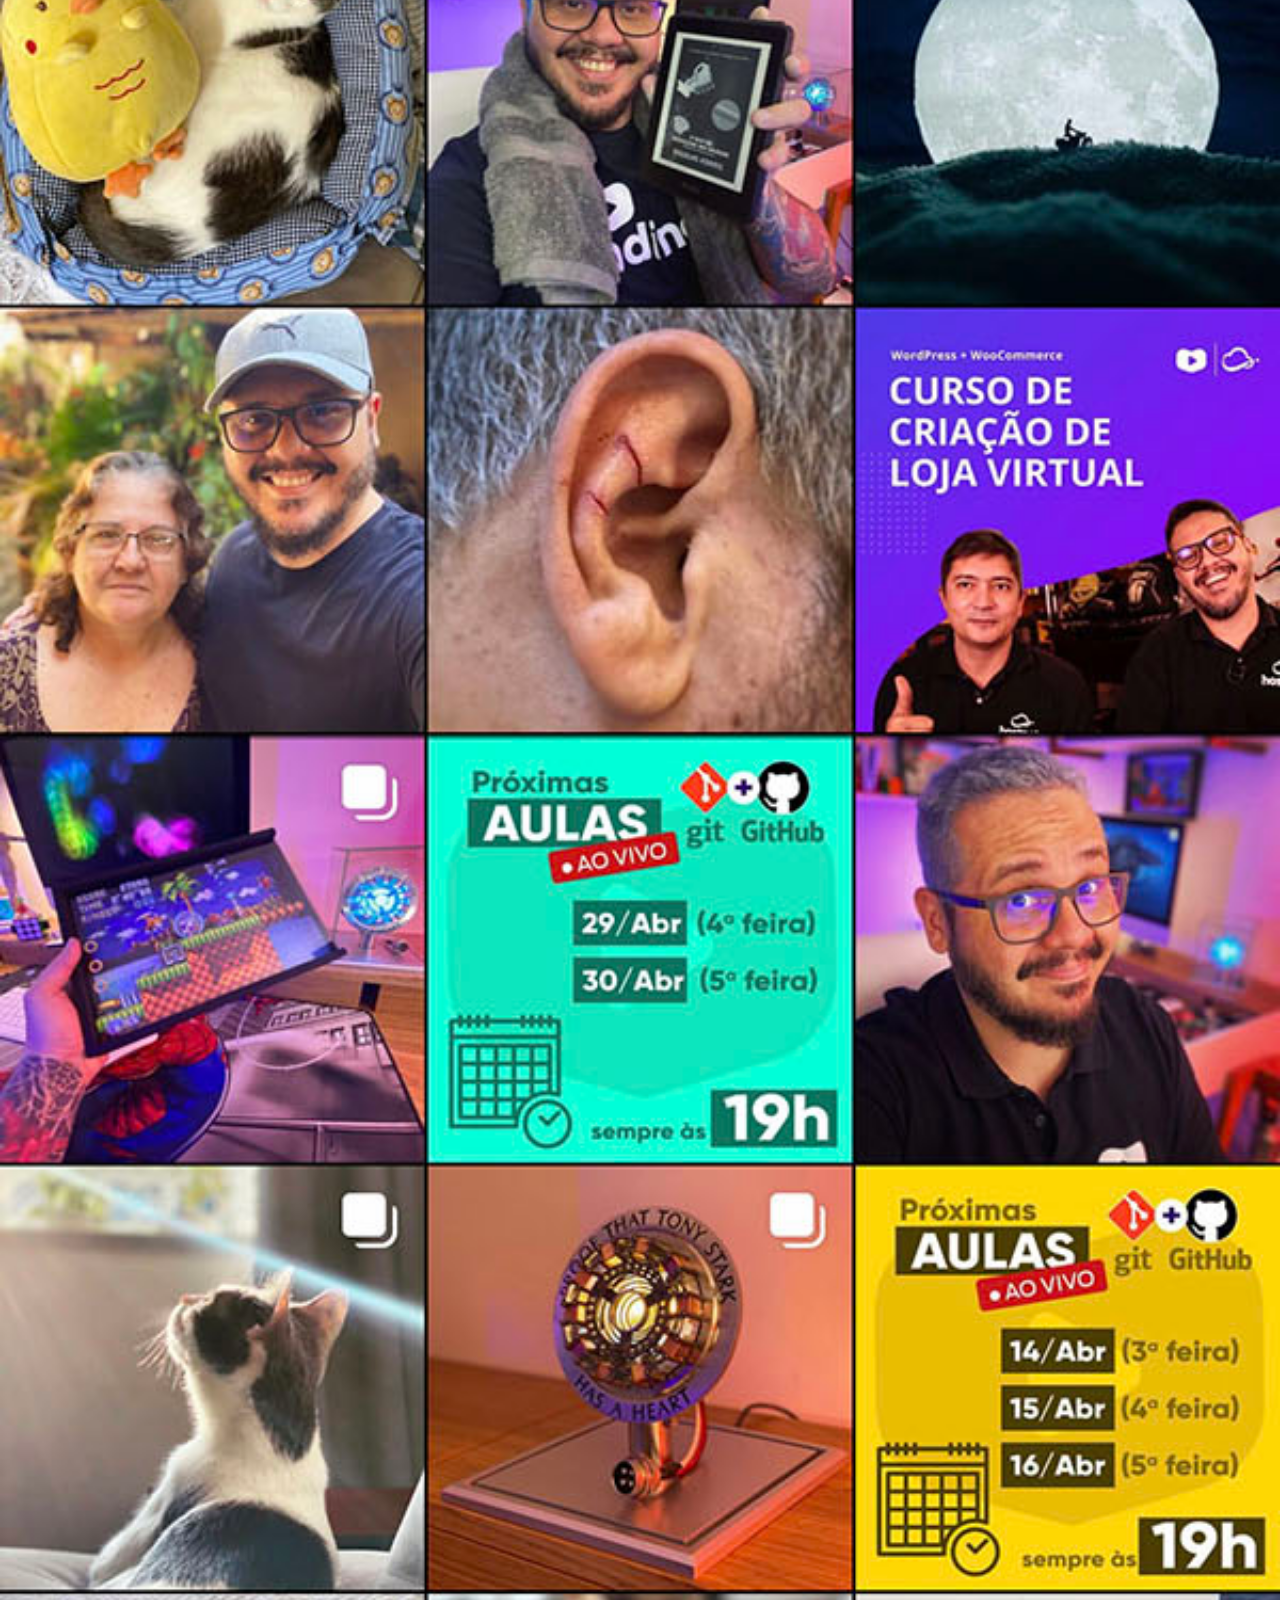
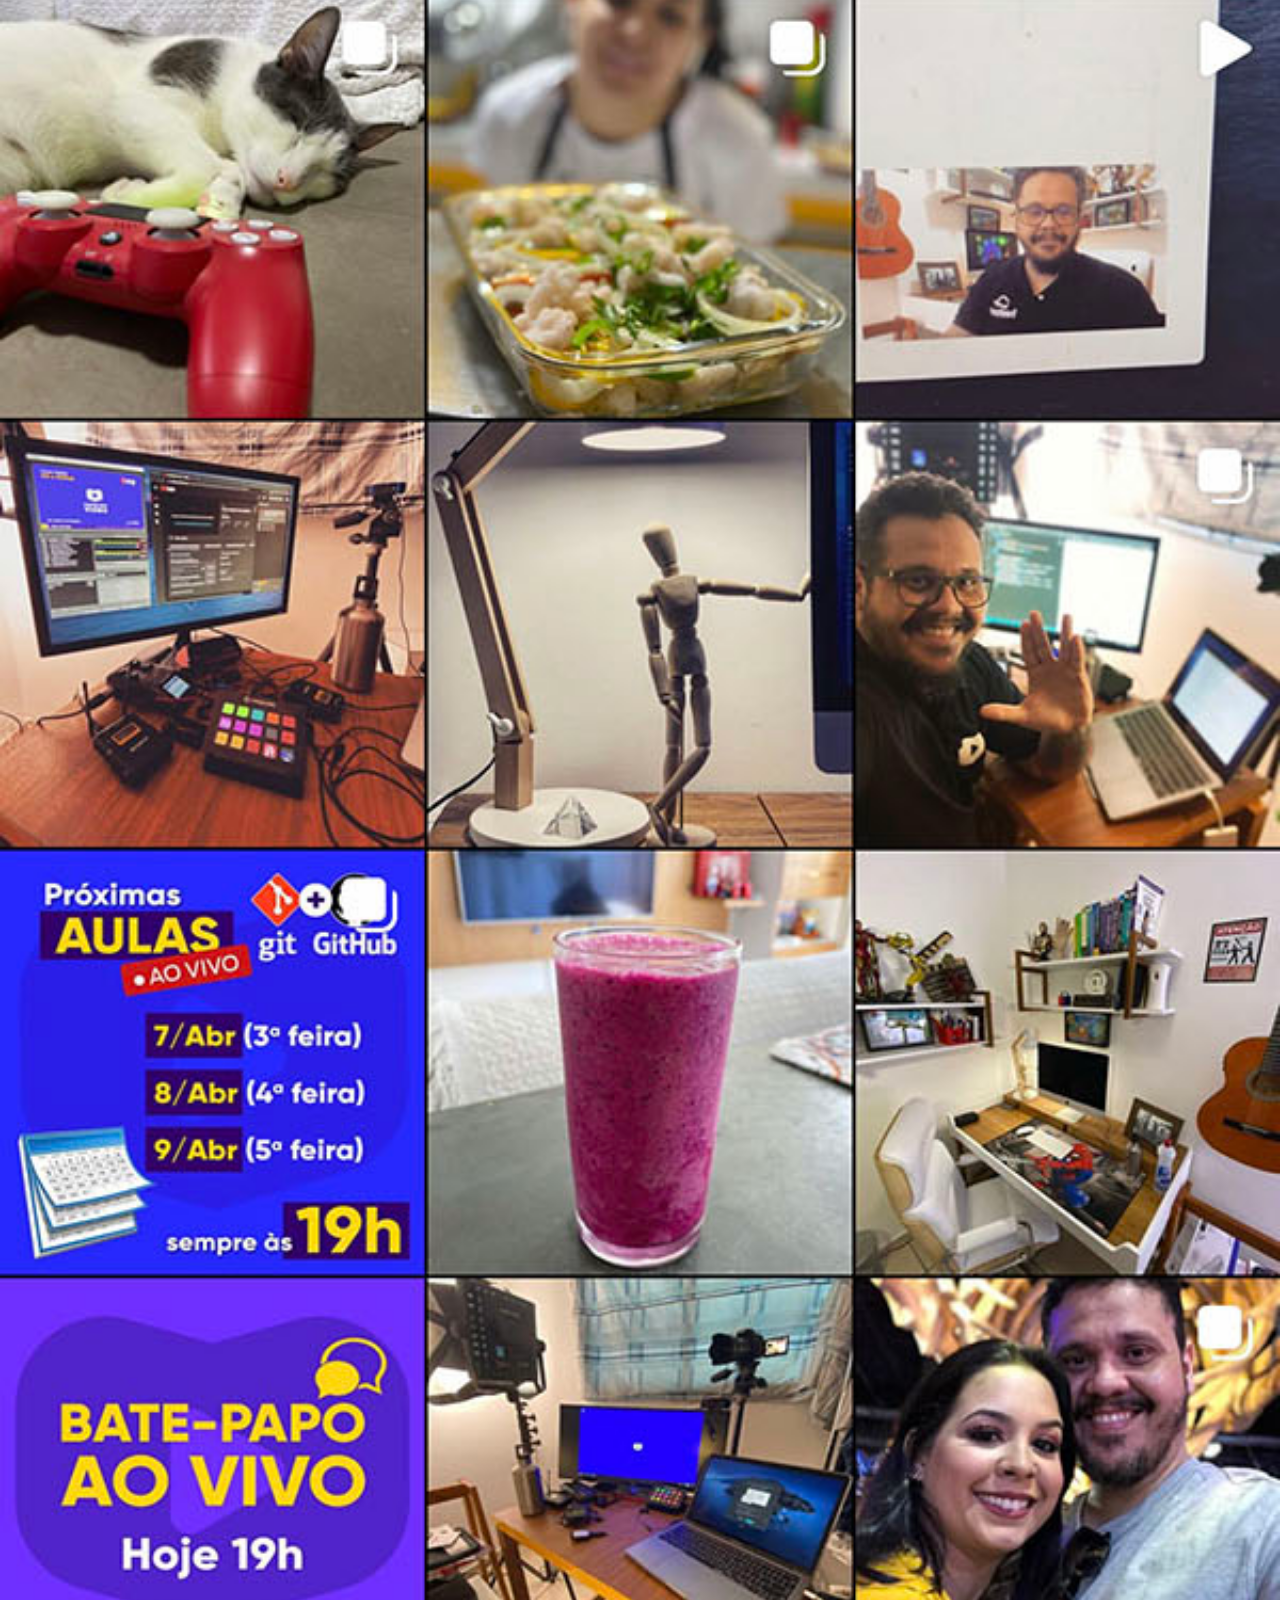
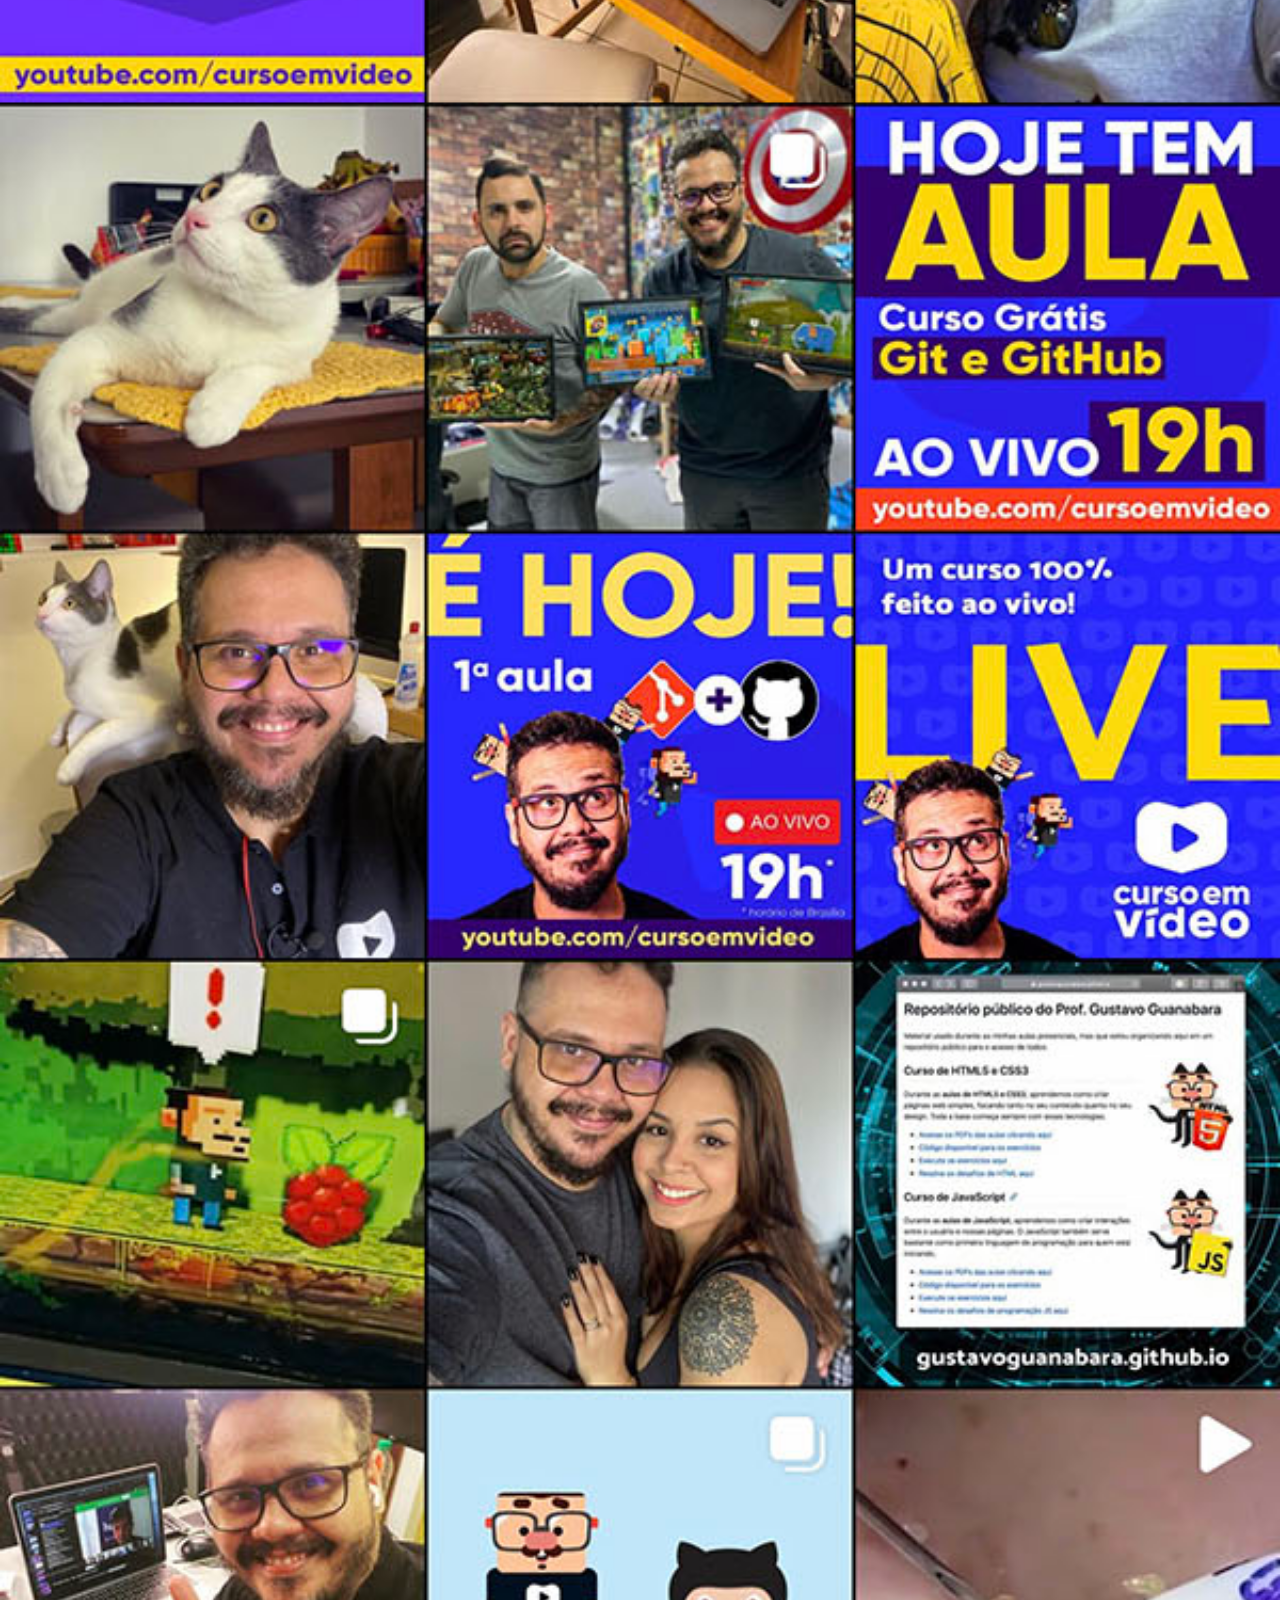
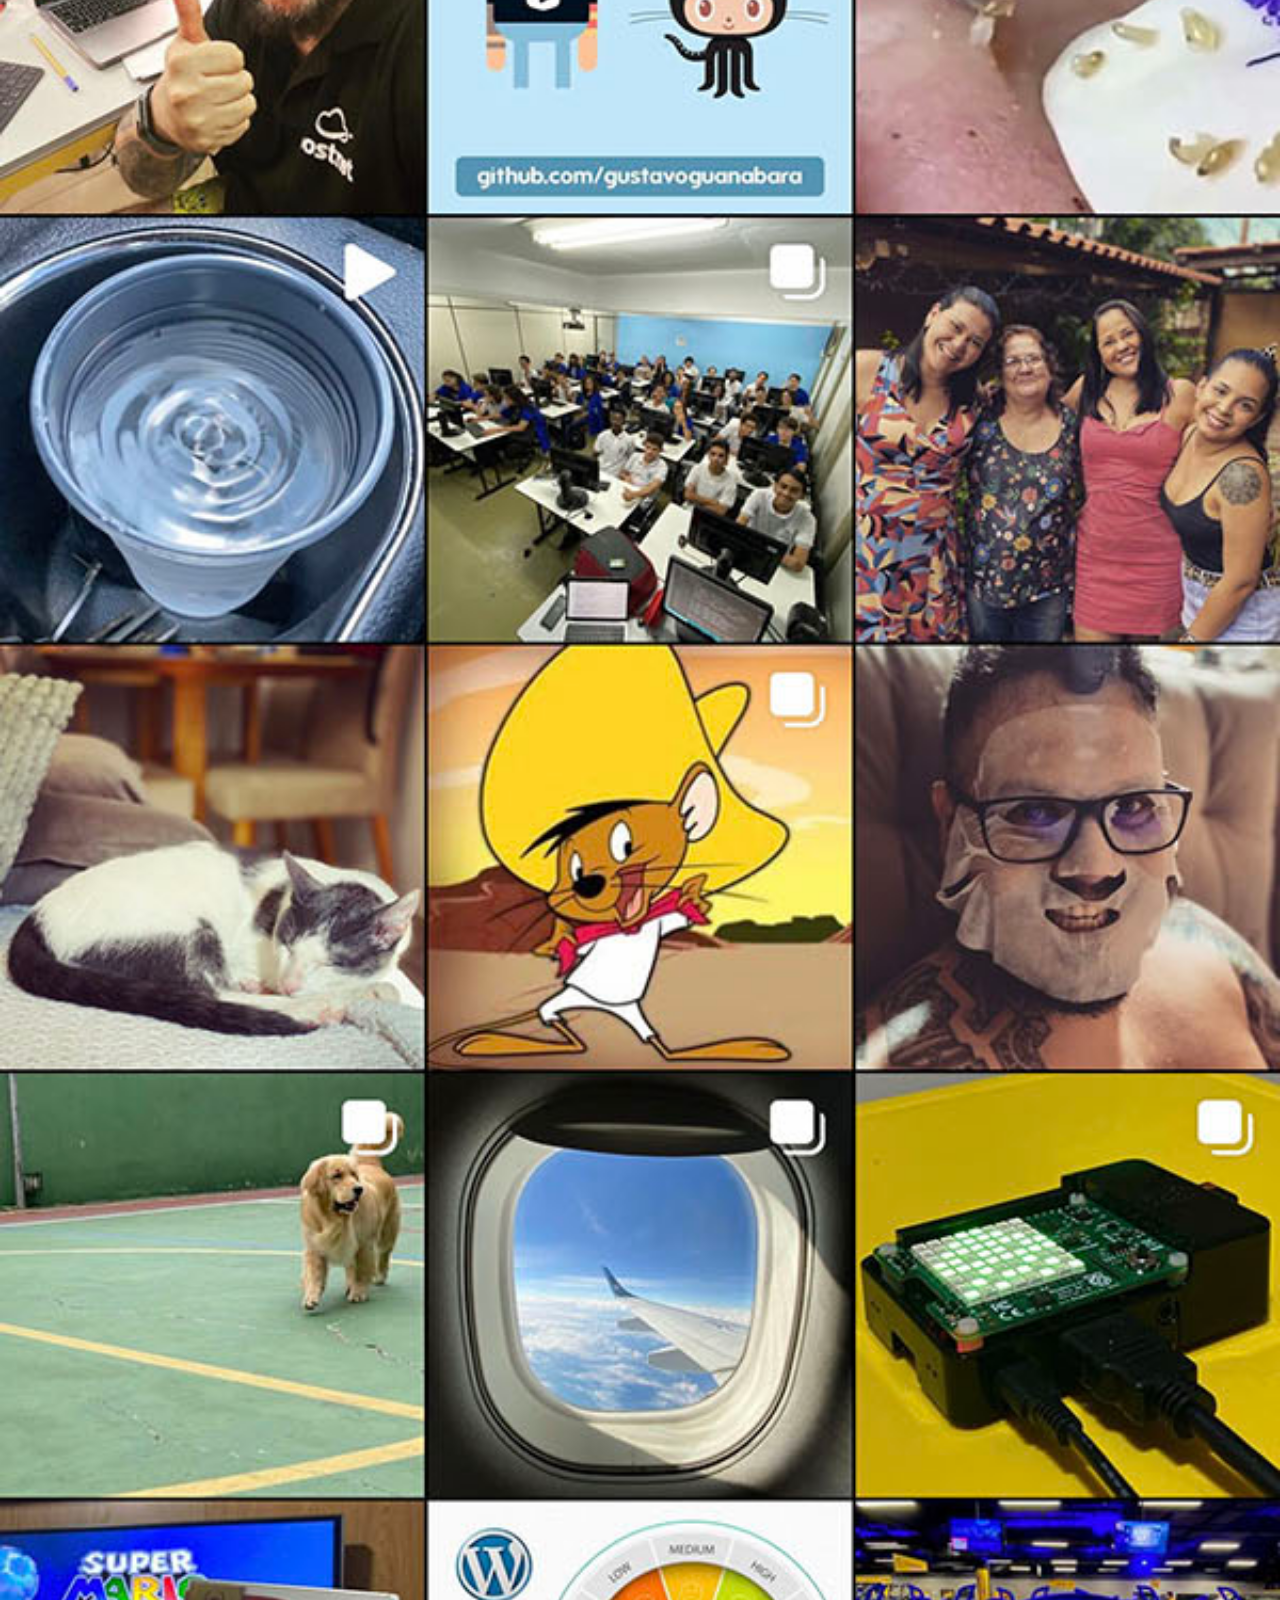
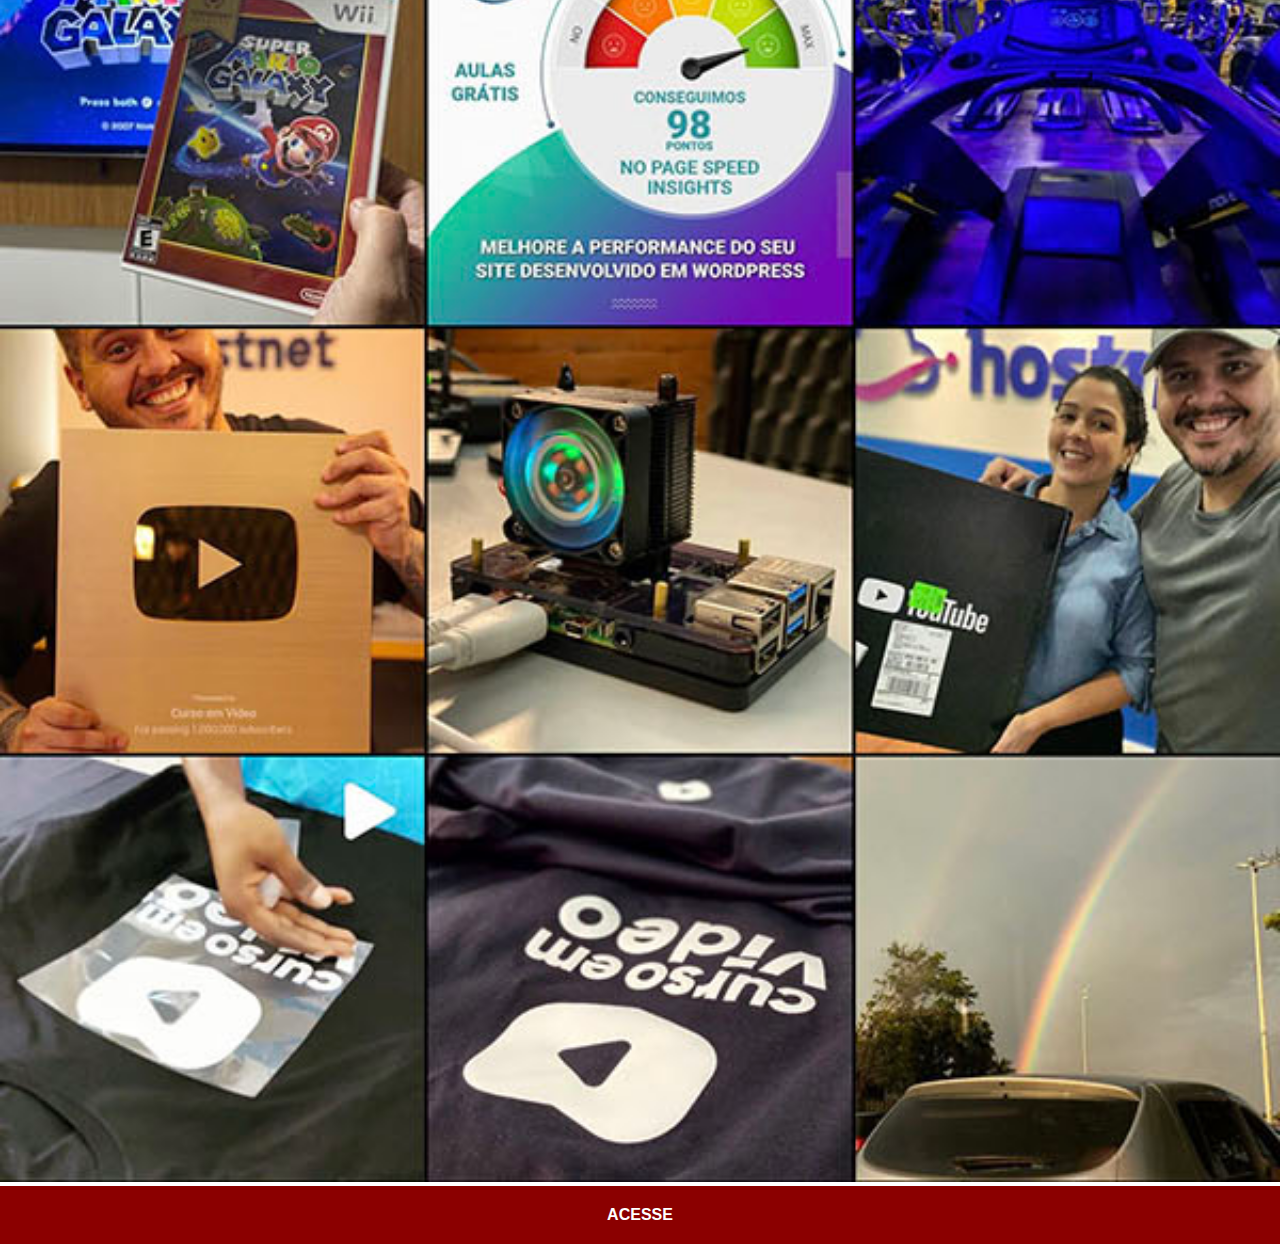
<file: instagram.html>
<!DOCTYPE html>
<html lang="pt-br">
<head>
    <meta charset="UTF-8">
    <meta name="viewport" content="width=device-width, initial-scale=1.0">
    <title>Instagram</title>
    <link rel="stylesheet" href="estilos/social.css">
</head>
<body>
    <img src="imagens/tela-instagram.jpg" alt="Instagram">
    <a href="https://www.instagram.com/gustavoguanabara/" target="_blank">ACESSE</a>
</body>
</html>
</file>
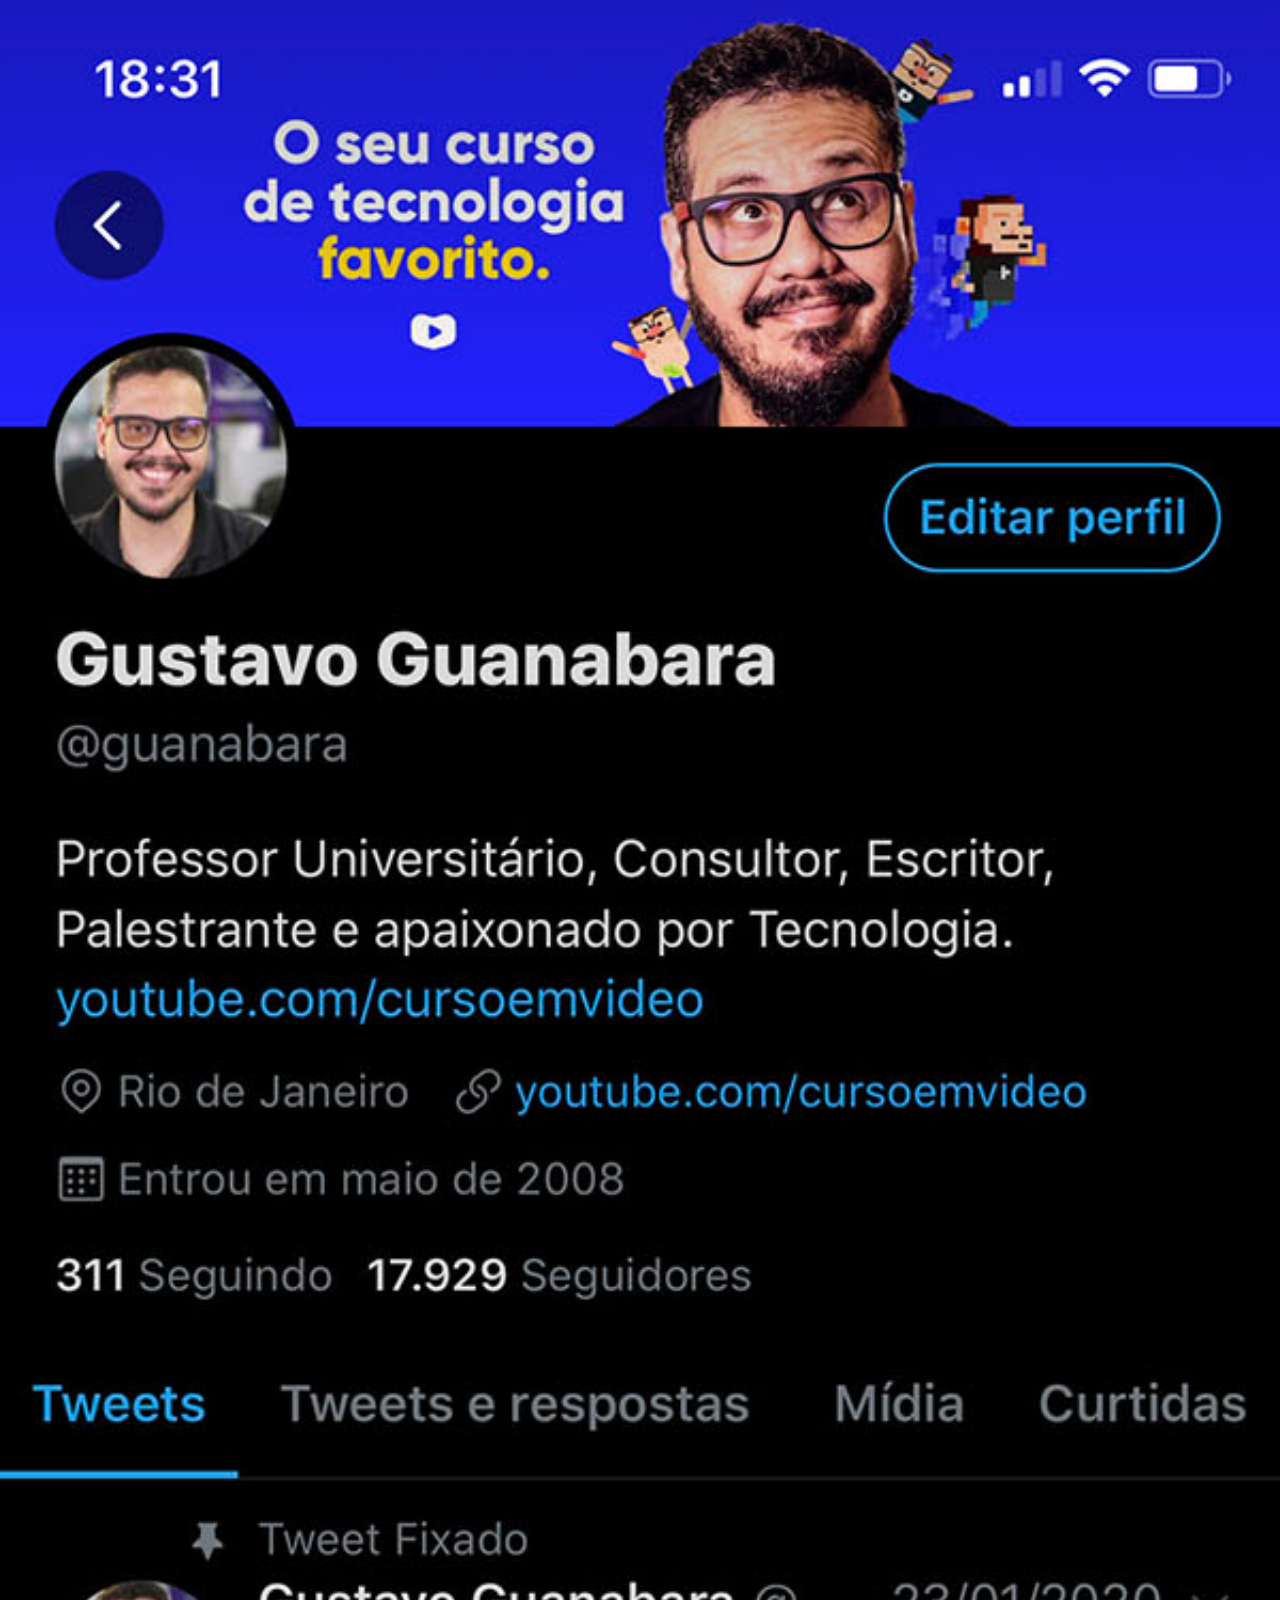
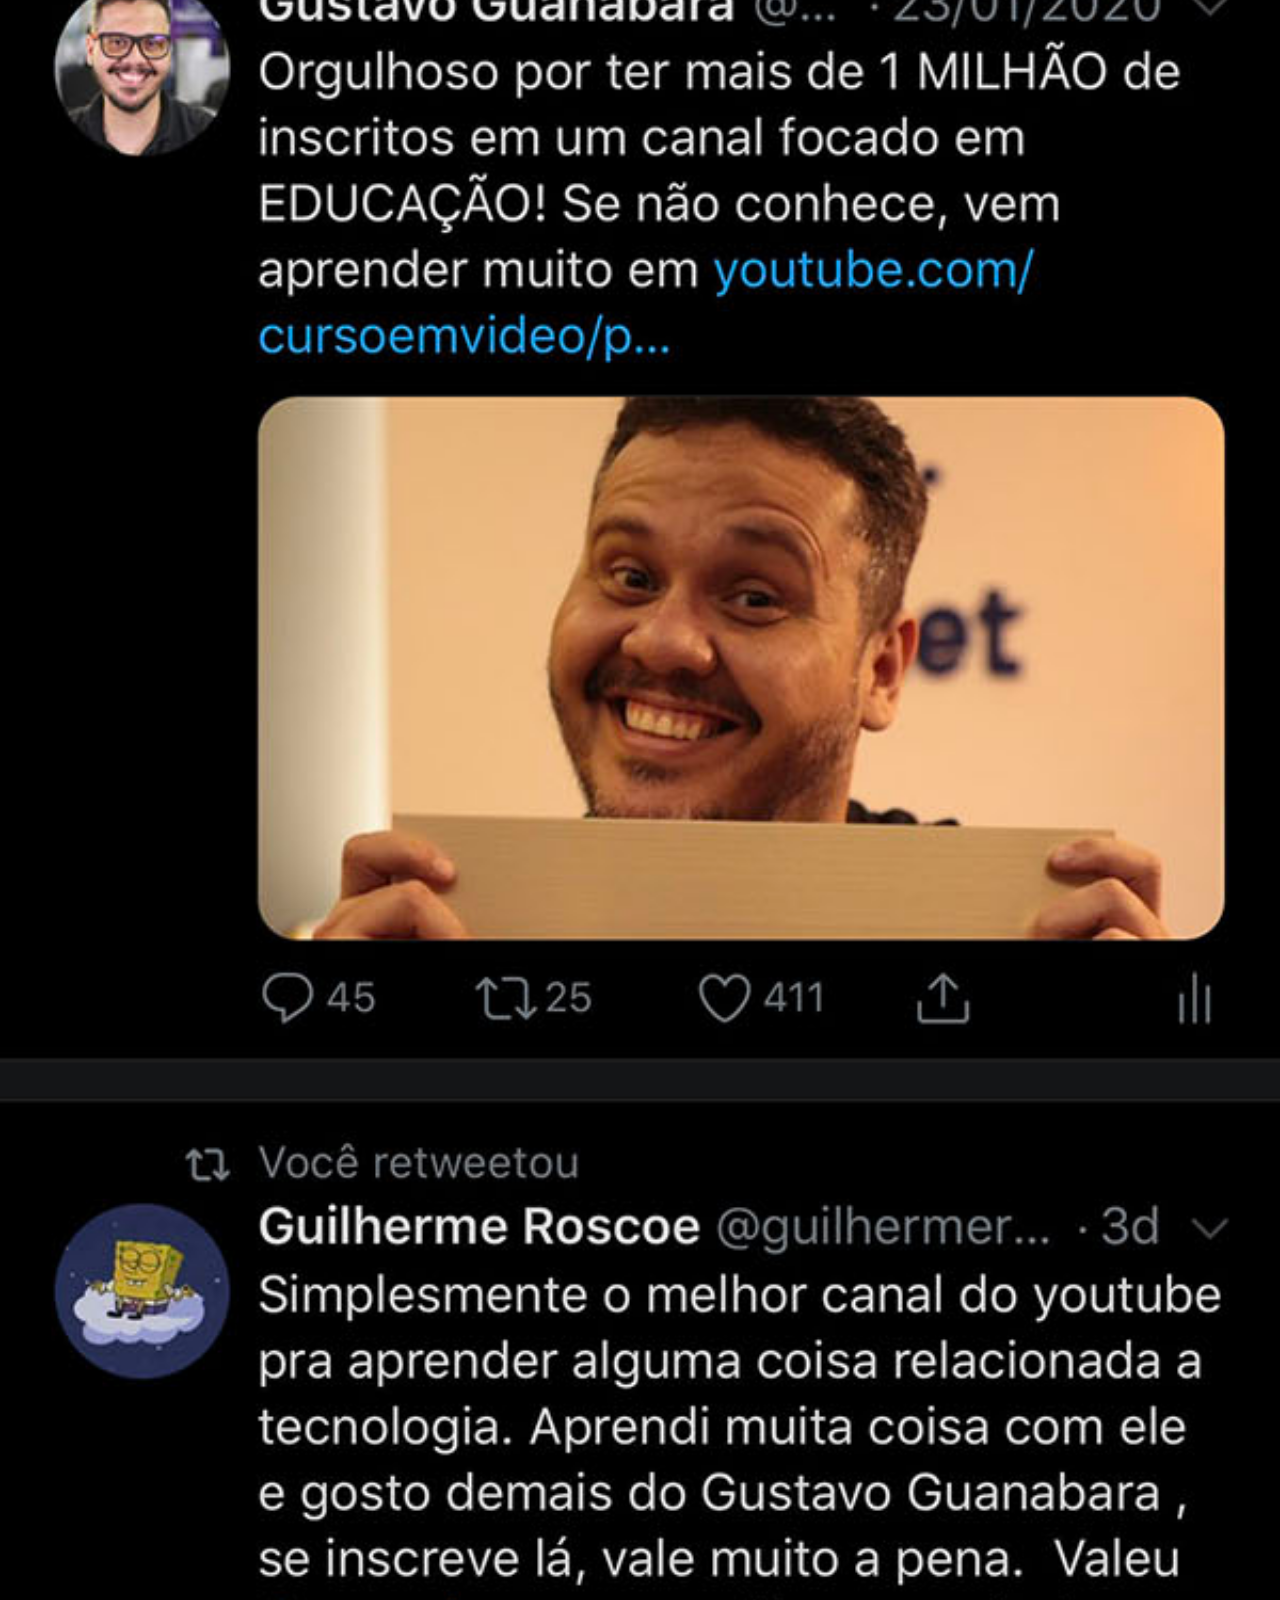
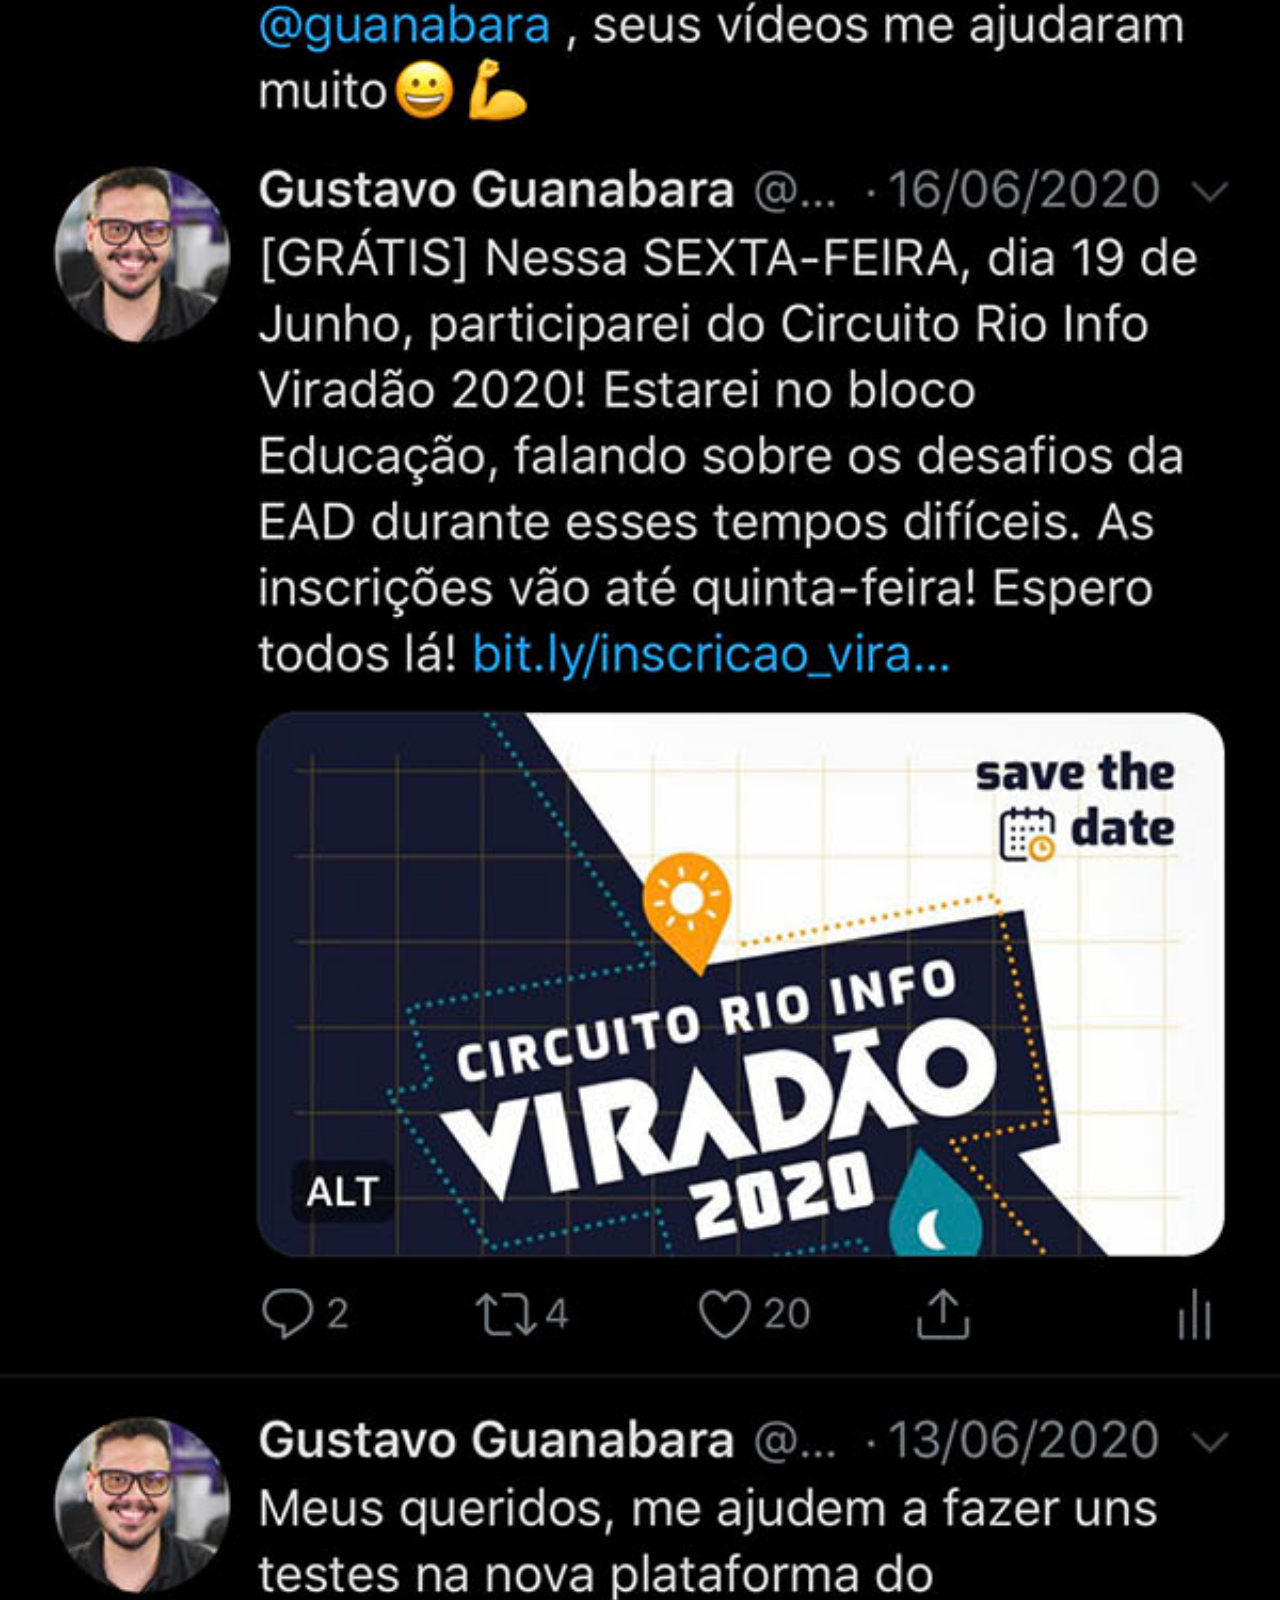
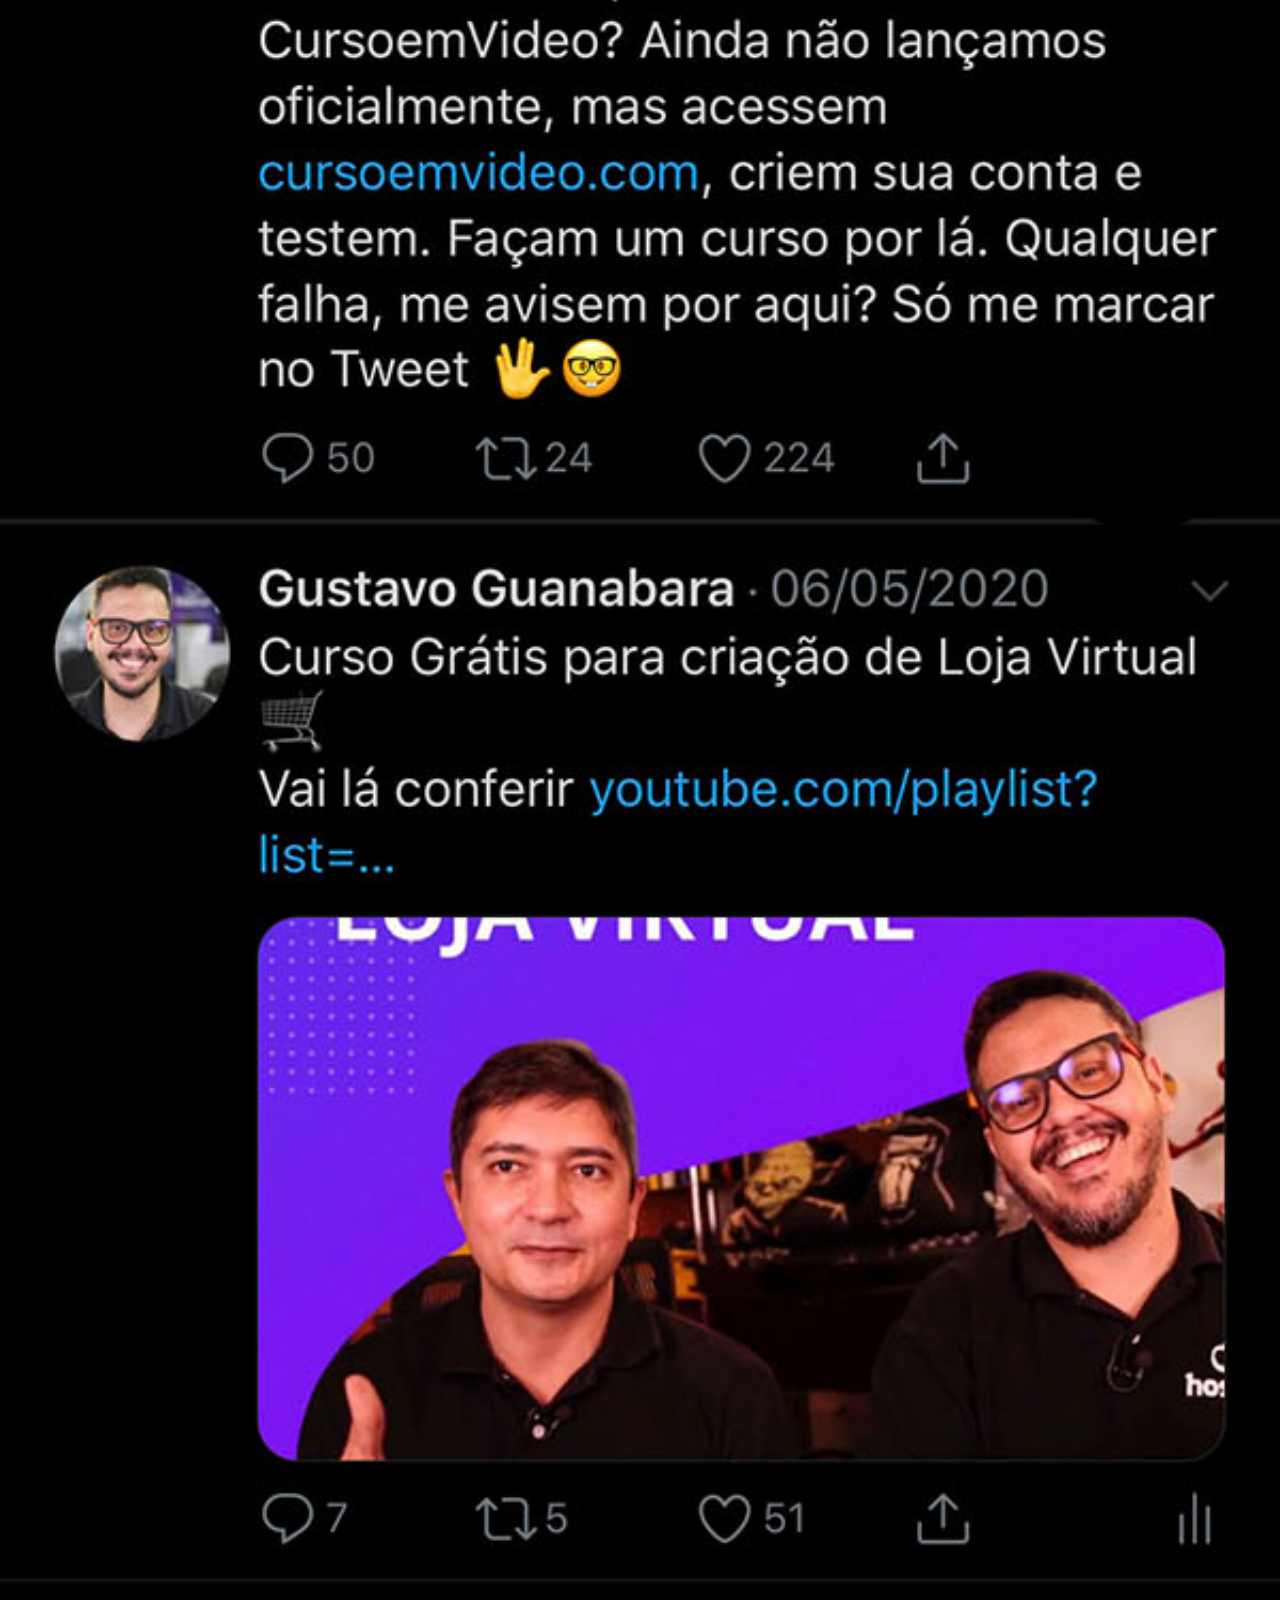
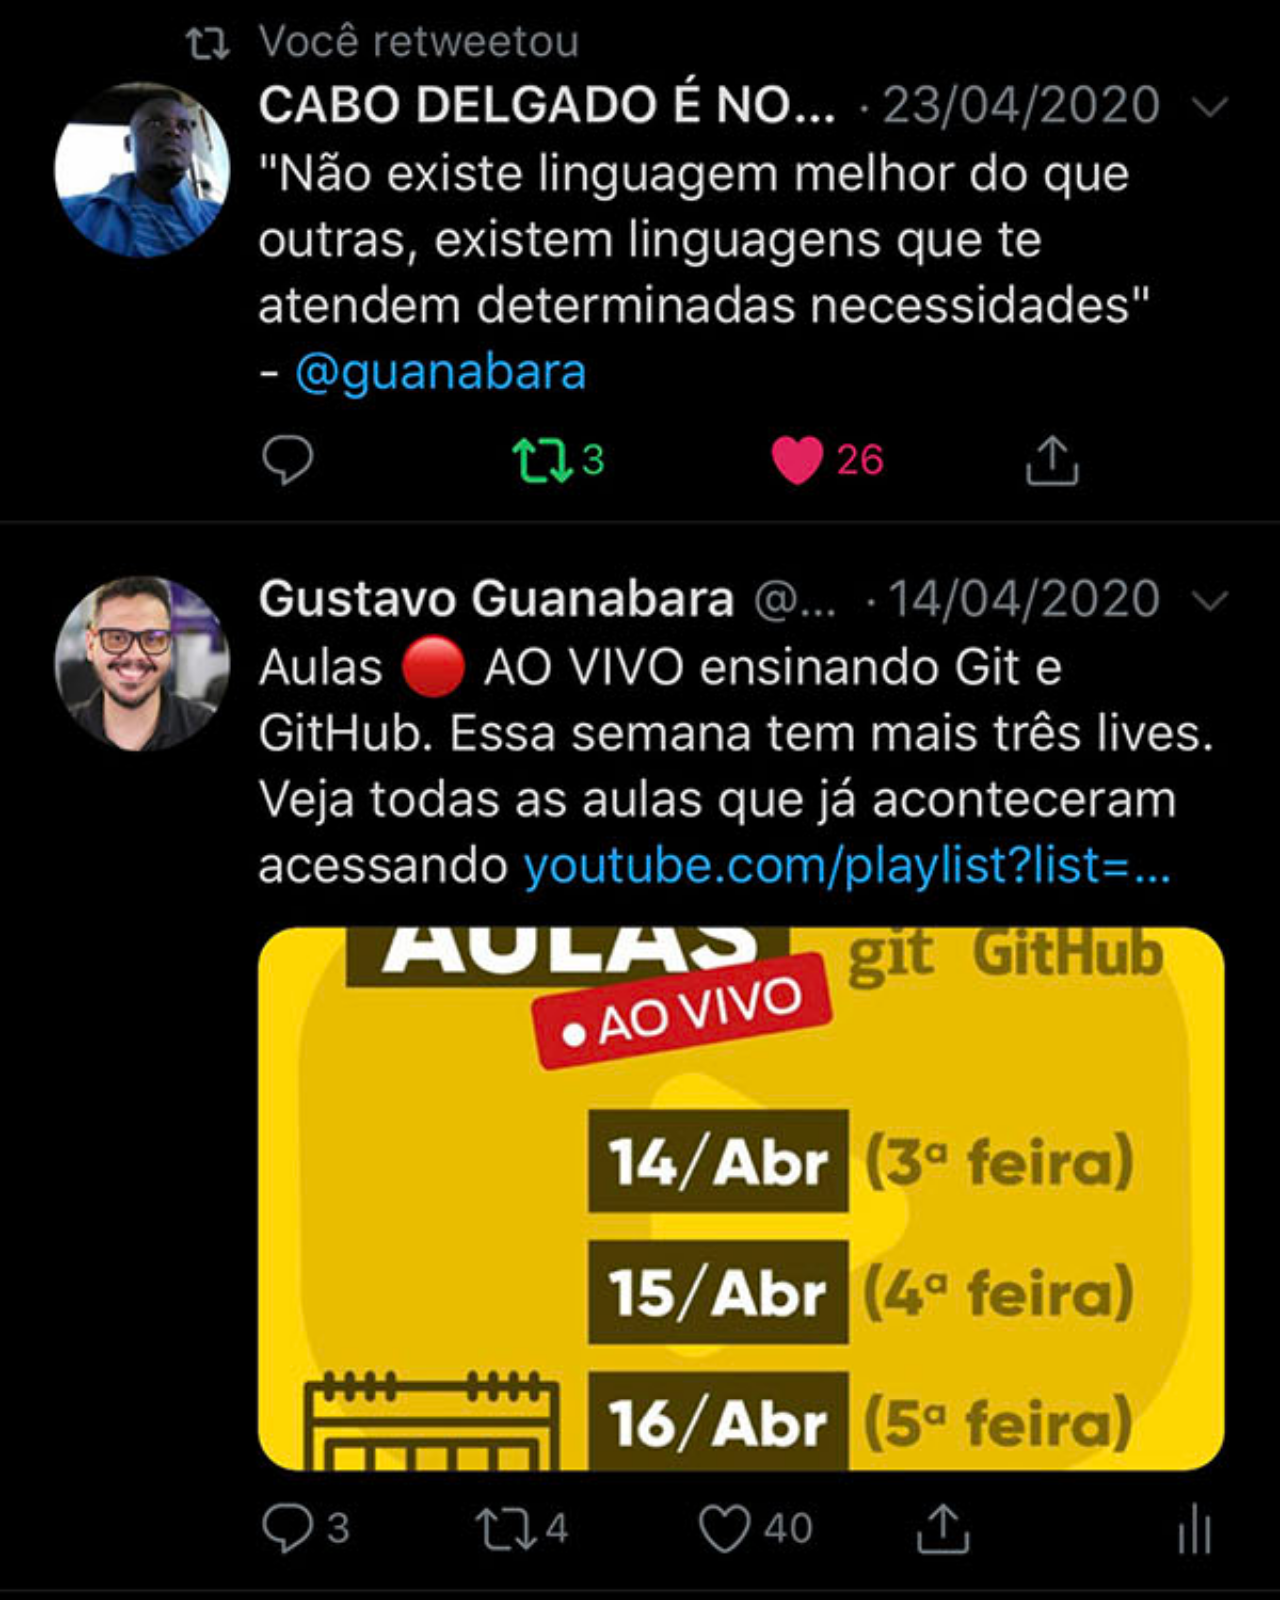
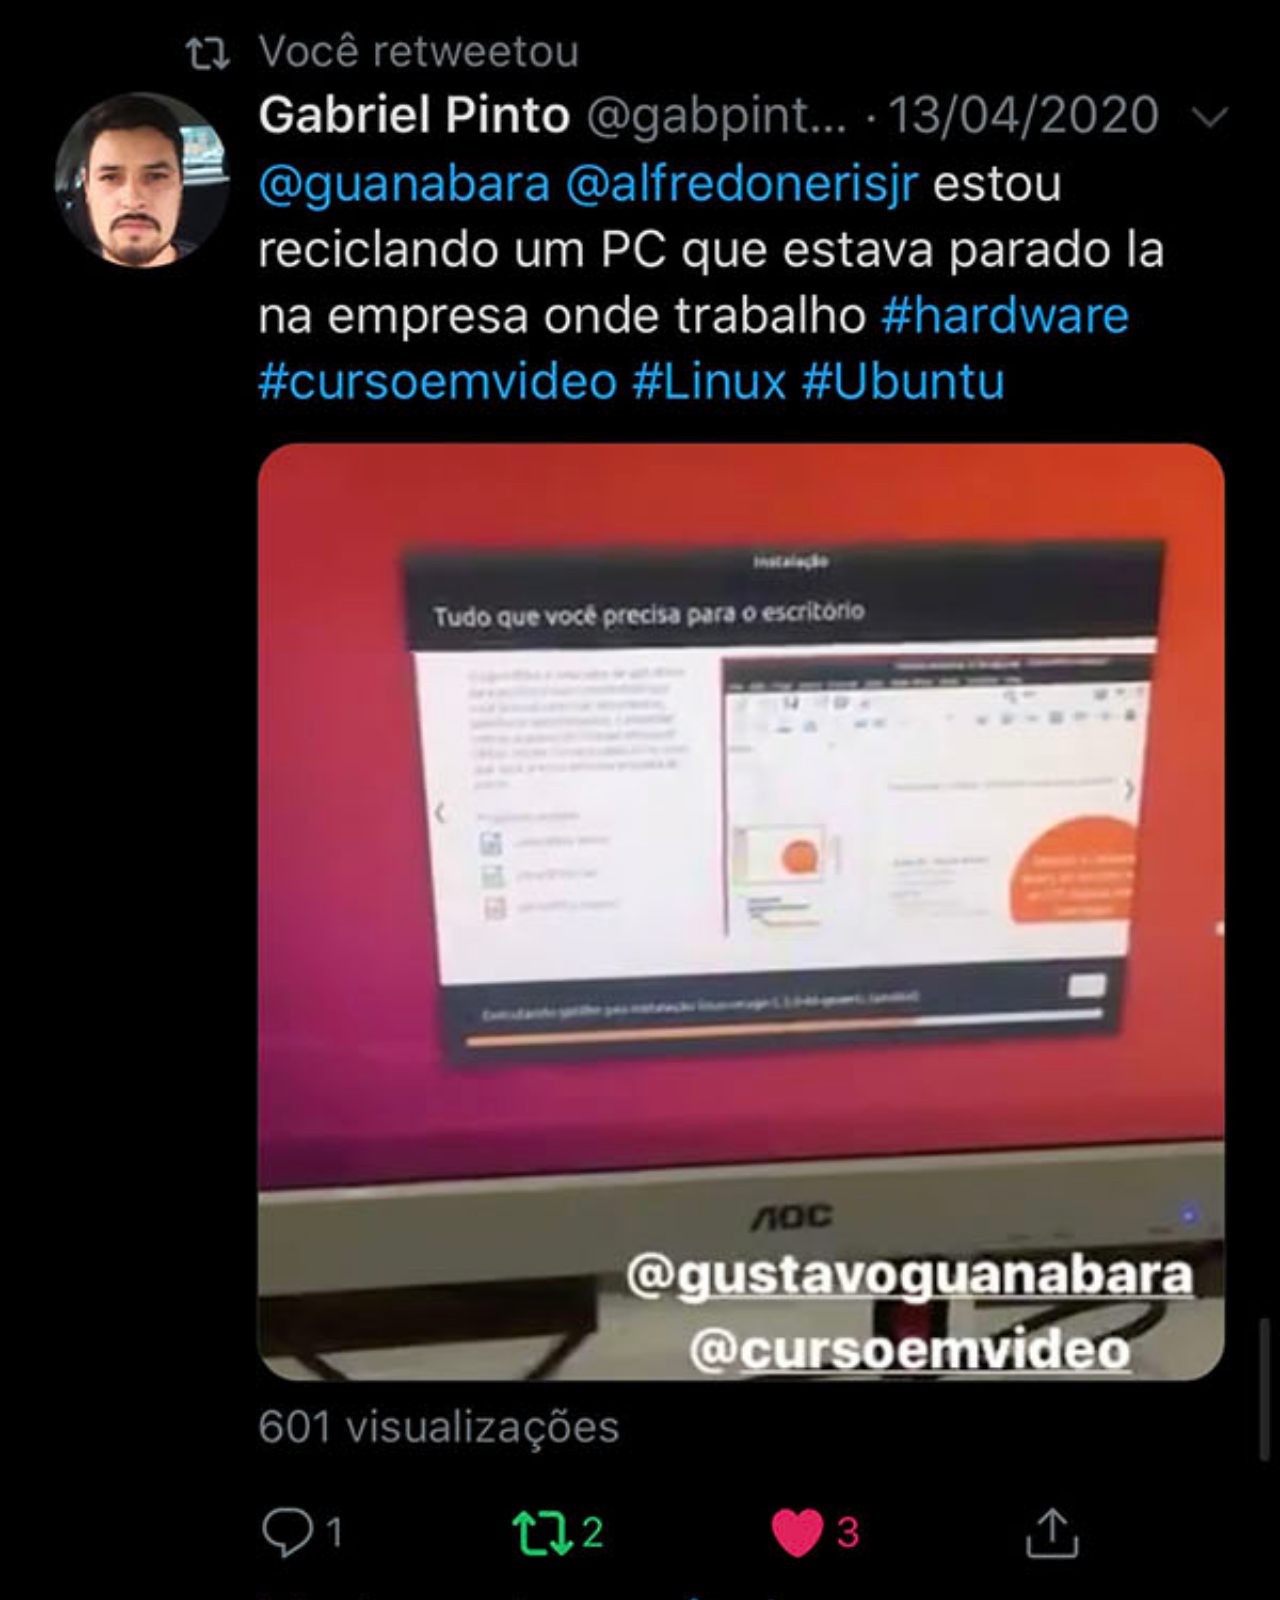
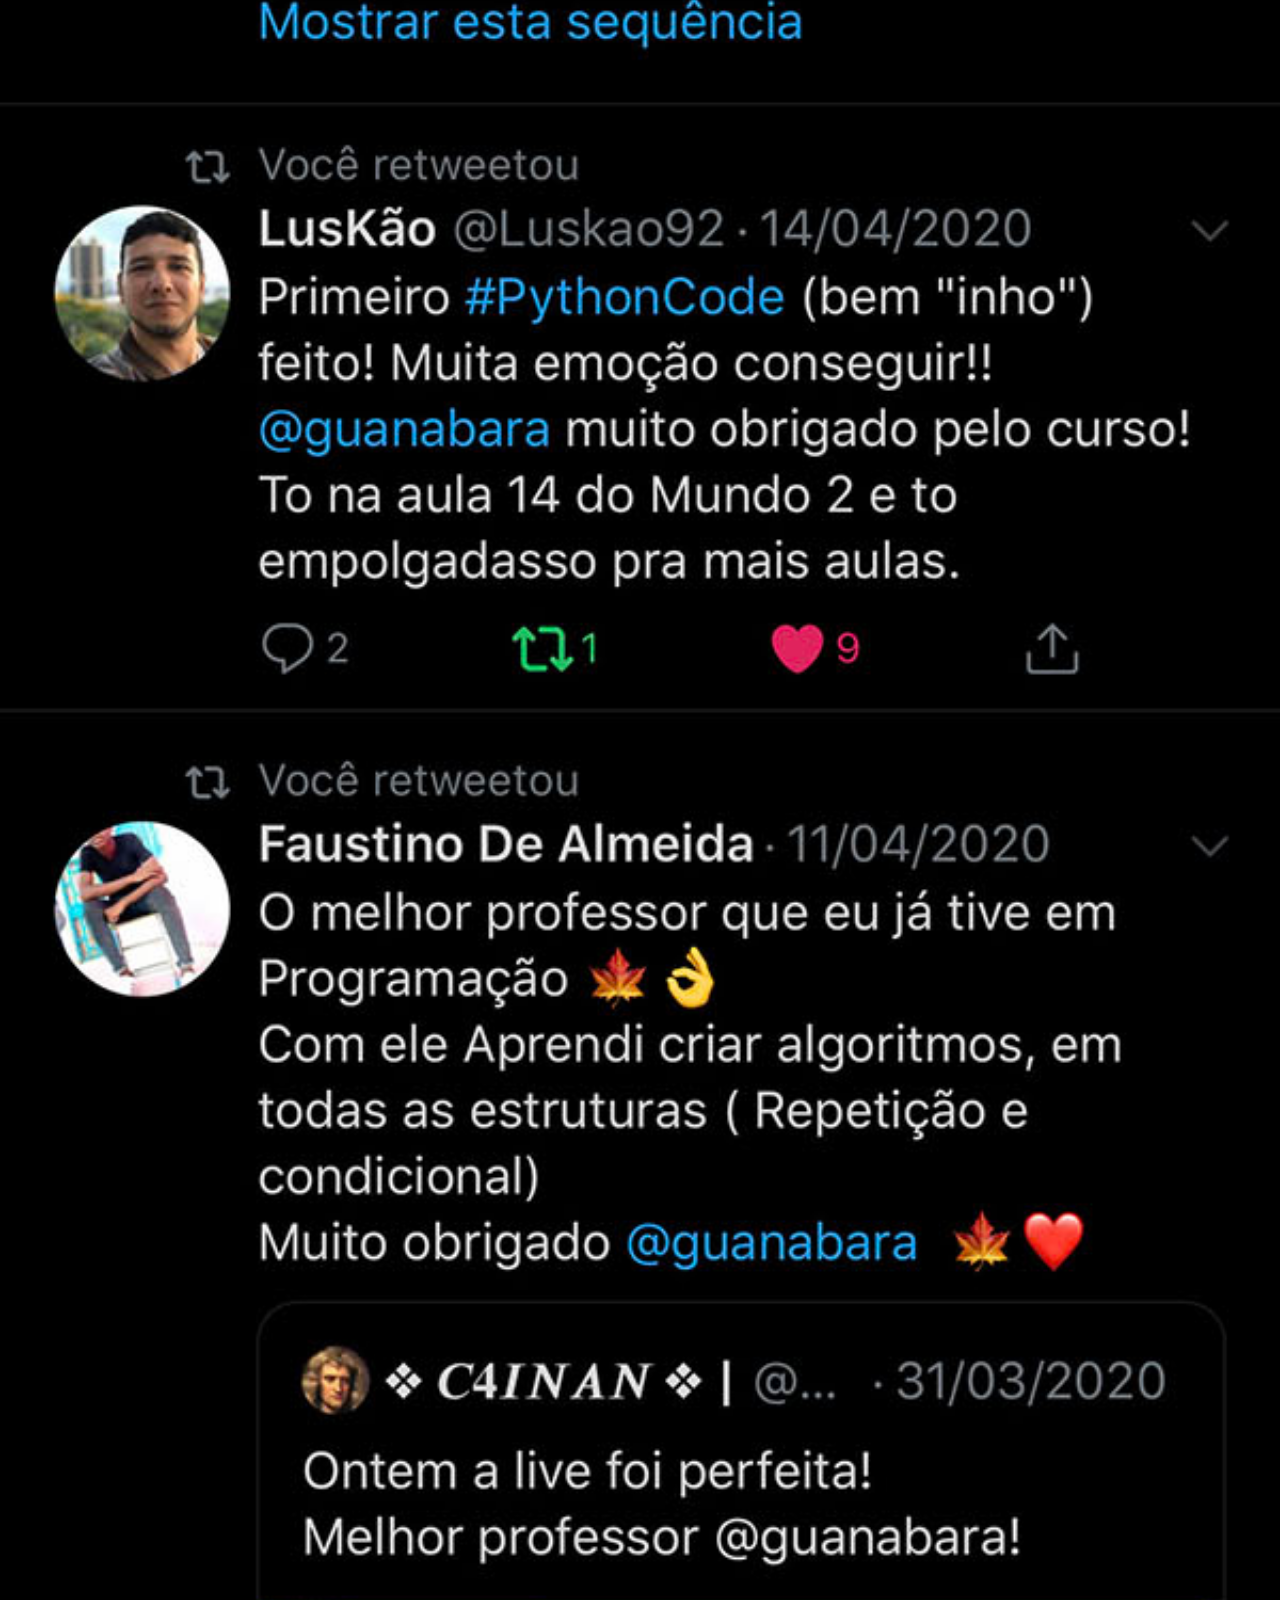
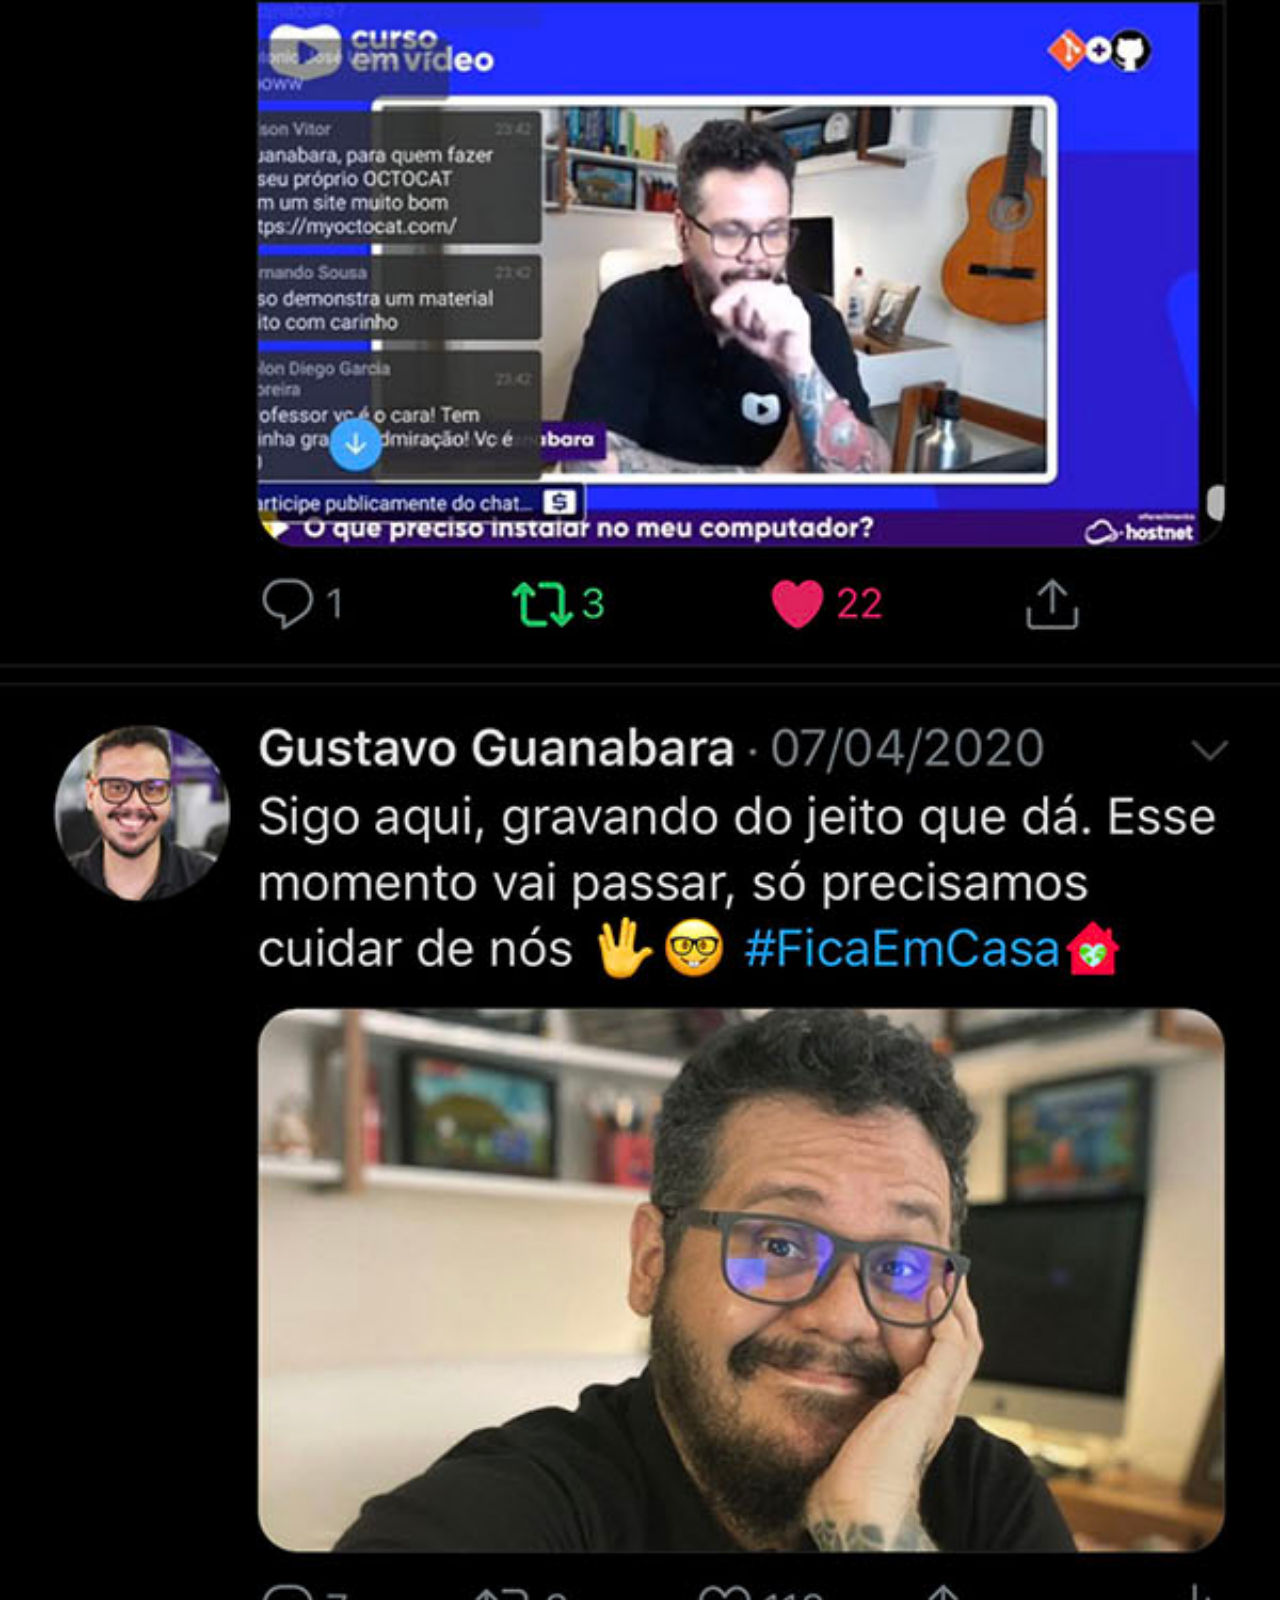
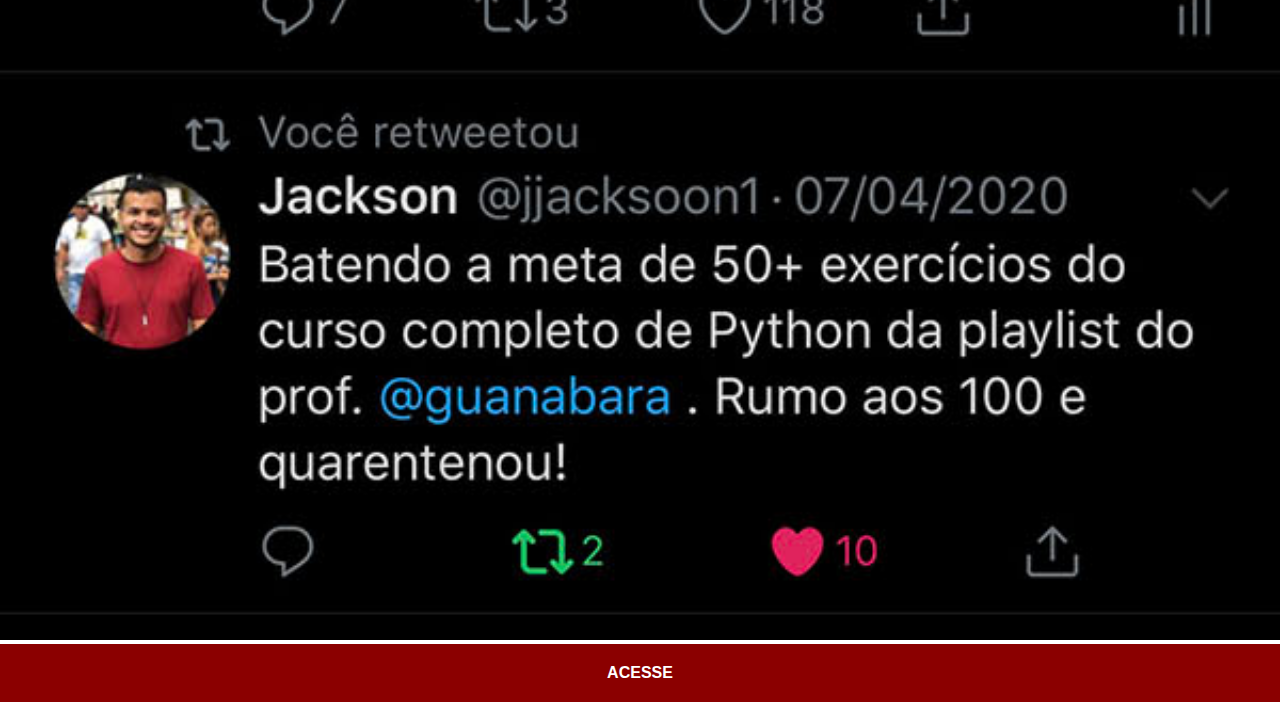
<file: twitter.html>
<!DOCTYPE html>
<html lang="pt-br">
<head>
    <meta charset="UTF-8">
    <meta name="viewport" content="width=device-width, initial-scale=1.0">
    <title>Twitter</title>
    <link rel="stylesheet" href="estilos/social.css">
</head>
<body>
    <img src="imagens/tela-twitter.jpg" alt="Twitter">
    <a href="https://twitter.com/guanabara">ACESSE</a>
</body>
</html>
</file>
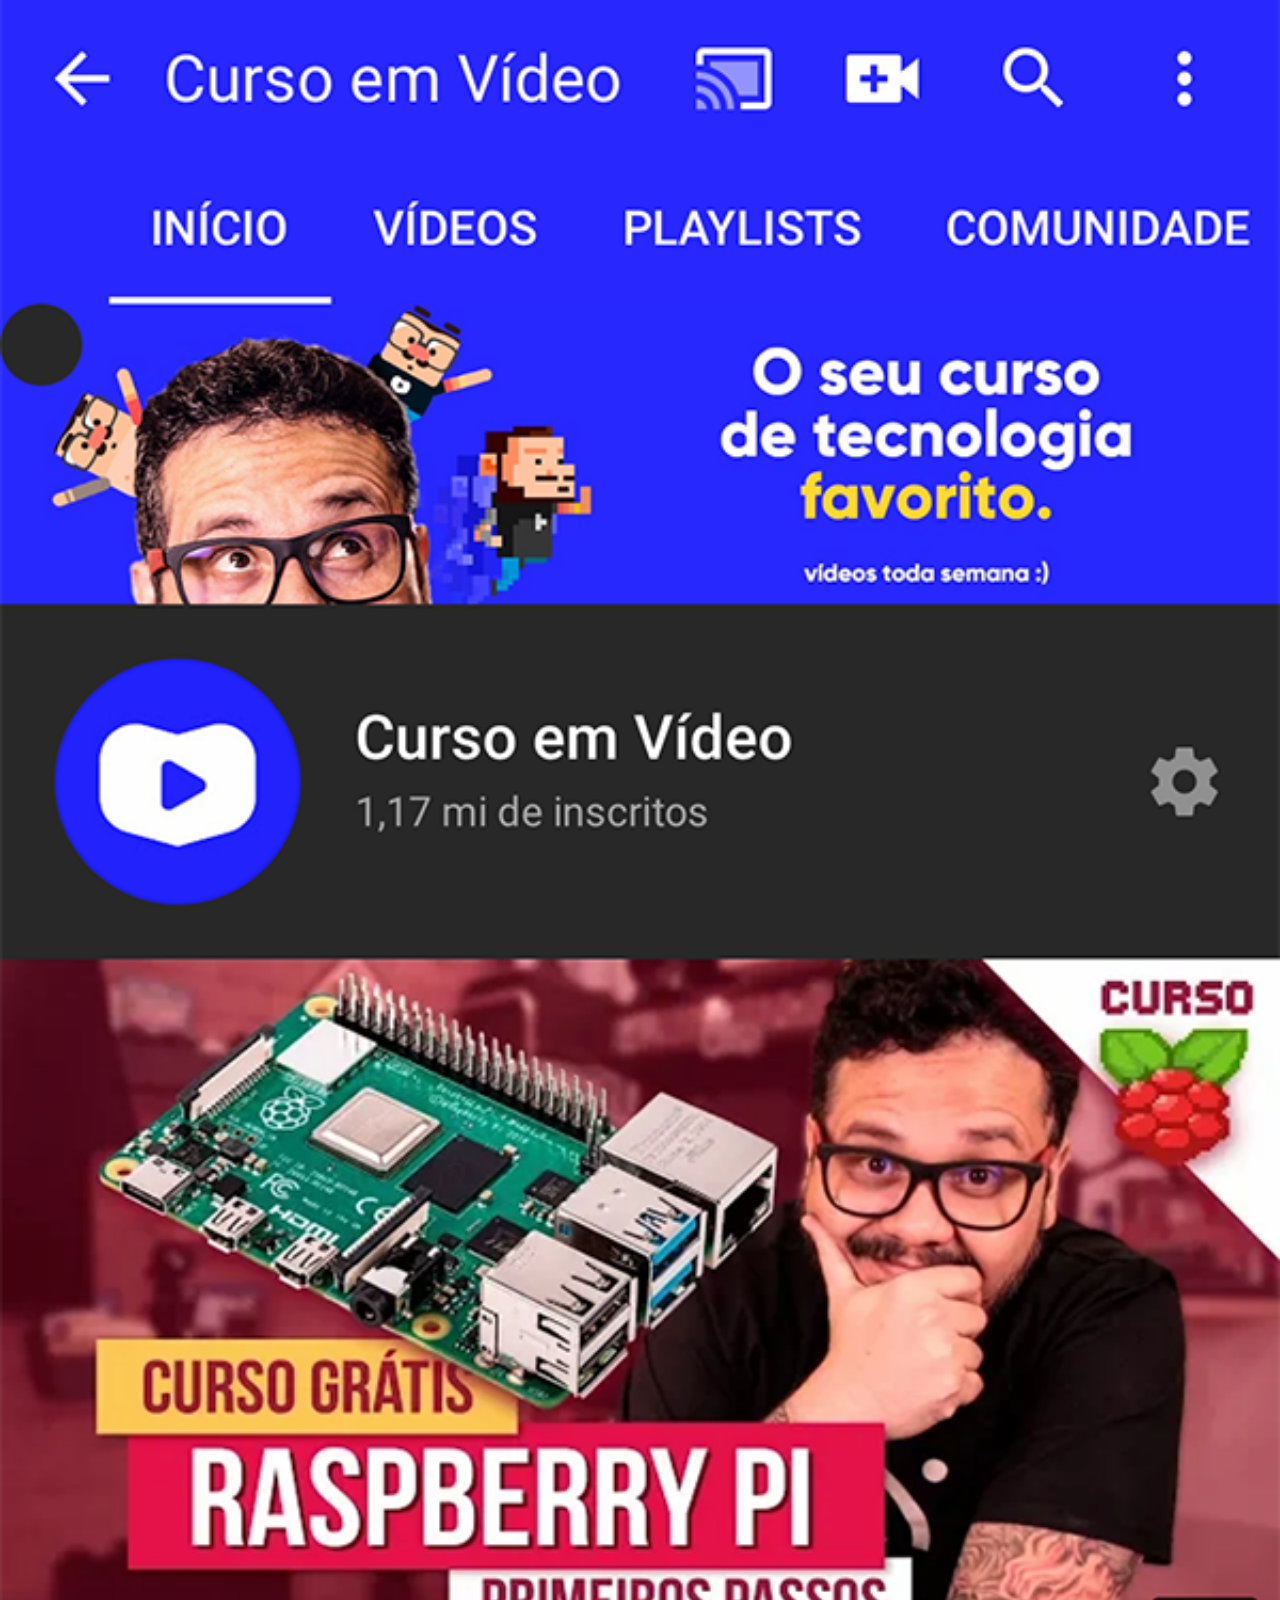
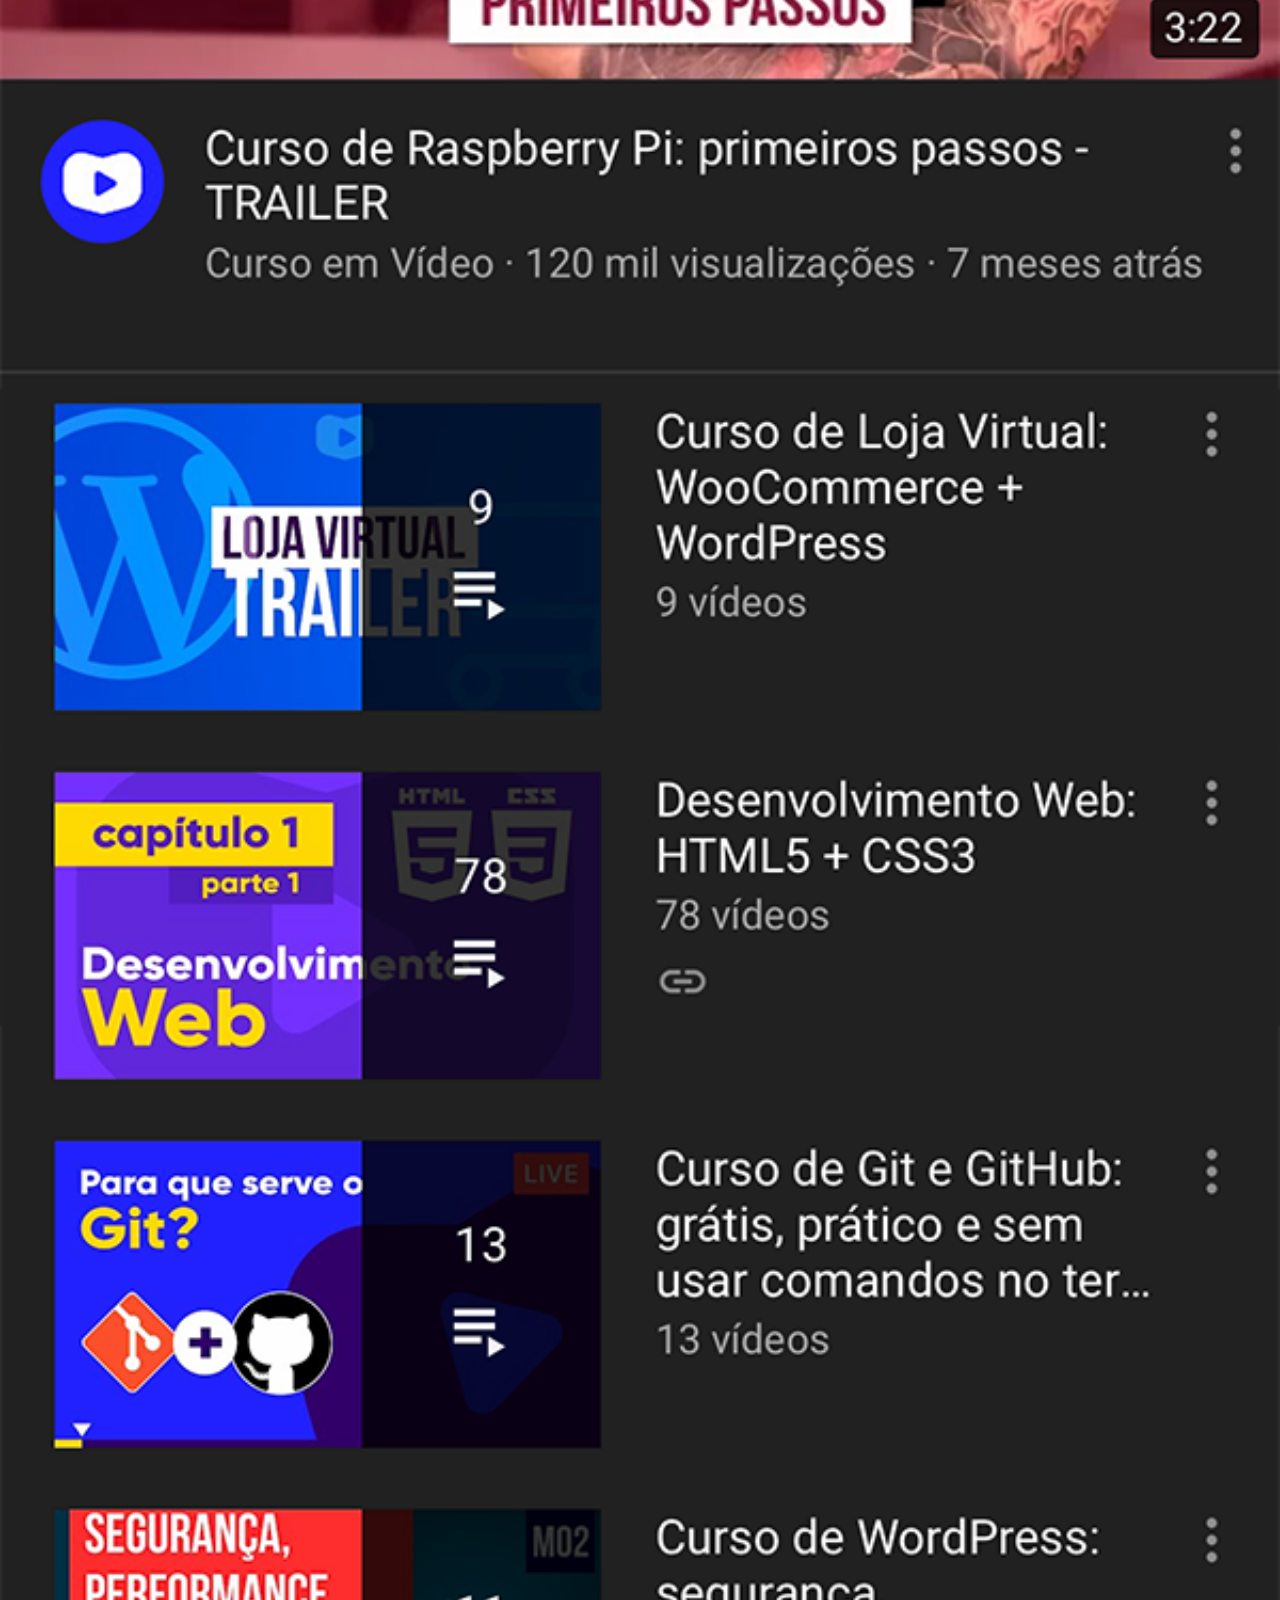
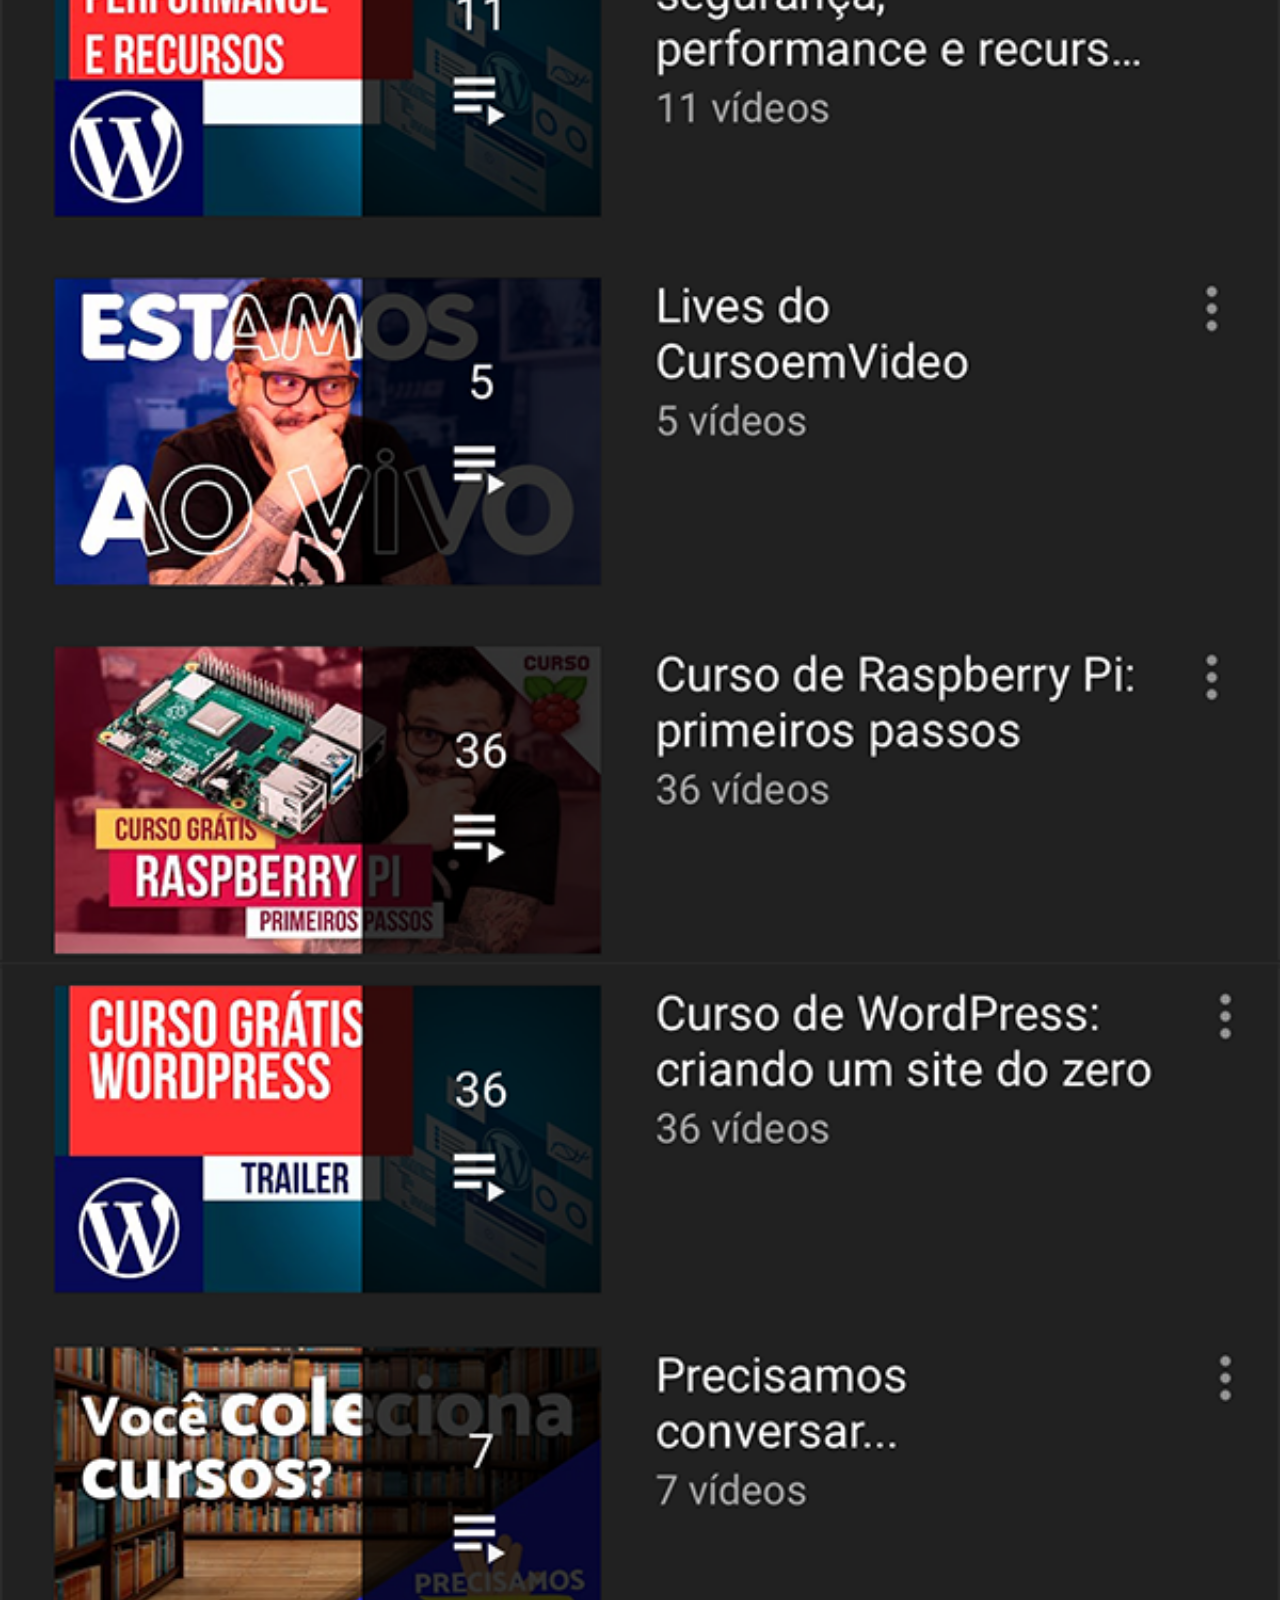
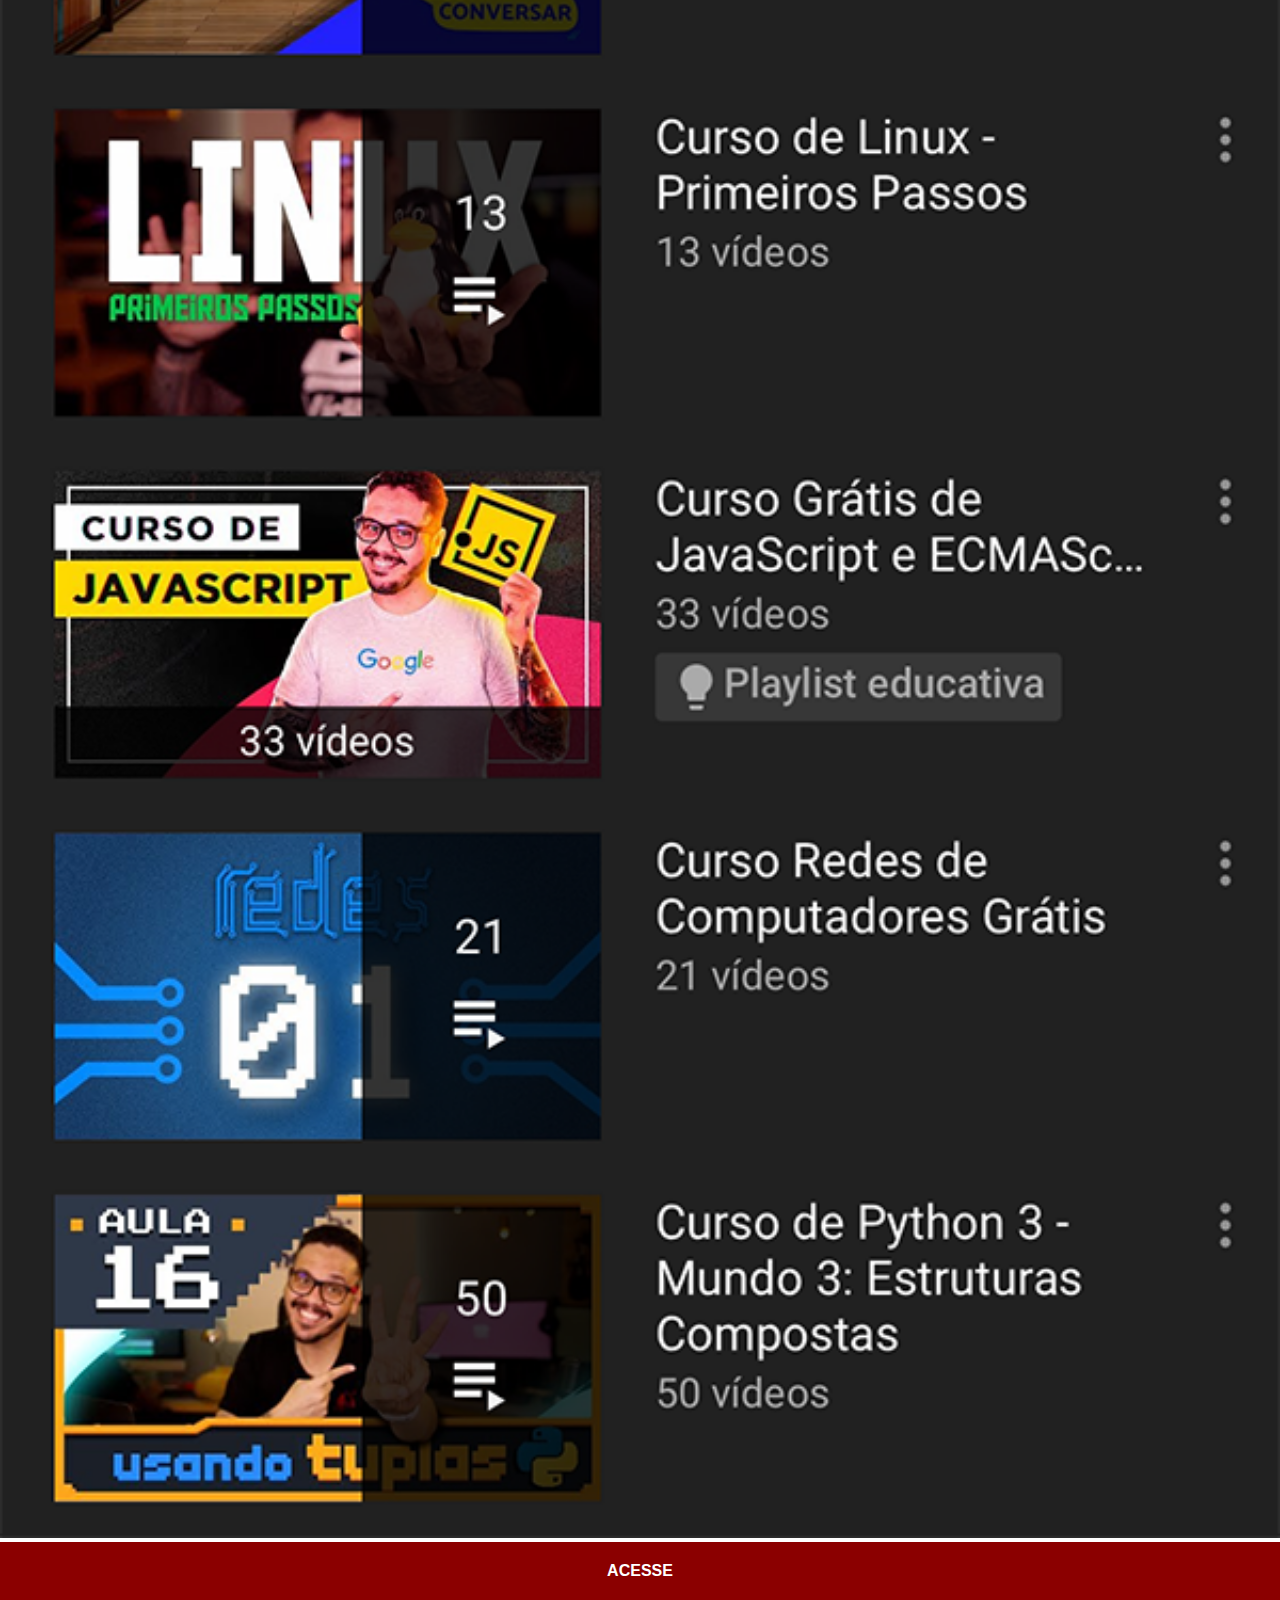
<file: youtube.html>
<!DOCTYPE html>
<html lang="pt-br">
<head>
    <meta charset="UTF-8">
    <meta name="viewport" content="width=device-width, initial-scale=1.0">
    <title>Youtube</title>
    <link rel="stylesheet" href="estilos/social.css">
</head>
<body>
    <img src="imagens/tela-youtube.png" alt="youtube">
    <a href="https://www.youtube.com/@CursoemVideo/playlists" target="_blank">ACESSE</a>
</body>
</html>
</file>
<file: estilos/style.css>
@charset "UTF-8";

*{
    margin: 0px;
    padding: 0px;
    font-family: Arial, Helvetica, sans-serif;
}

html,body{
    height: 100vh;
    width: 100vw;
    background-color: black;
}

body{
    background: url(../imagens/fundo-madeira.jpg) no-repeat top center;
    background-size: cover;
    background-attachment: fixed;
}

main{
    height: 100vh;
    position: relative;
}

section#telefone{
    background: url(../imagens/frame-iphone.png) no-repeat;
    height: 627px;
    width: 311px;
    
    position: absolute;
    top: 50%;
    left: 50%;
    transform: translate(-50%, -50%);
}

iframe#tela{
    position: relative;
    top: 80px;
    left: 22px;
    width: 267px;
    height: 471px;
}

section#redes-sociais img{
    width: 50px;
    margin: 10px;
    border-radius: 50%;
    box-shadow: 2px 2px 5px rgba(0, 0, 0, 0.400);
    box-sizing: border-box;
}

section#redes-sociais{
    text-align: right;
}

section#redes-sociais img:hover{
    border: 2px solid rgba(255, 255, 255, 0.712);
    transform: translate(-3px, -3px );
    box-shadow: 5px 5px 10px rgba(0, 0, 0, 0.596);
    transition: transform 0.3s;
}
</file>
<file: estilos/social.css>
@charset "UTF-8";

*{
    margin: 0px;
    padding: 0px;
    font-family: Arial, Helvetica, sans-serif;
}

::-webkit-scrollbar{
    width: 0px;
    height: 0px;
}

img{
    width: 100vw;
}

a{
    display: block;
    background-color: darkred;
    padding: 20px;
    text-align: center;
    font-weight: bolder;
    text-decoration: none;
    color: white;
}

a:hover{
    background-color: red;
}
</file>
